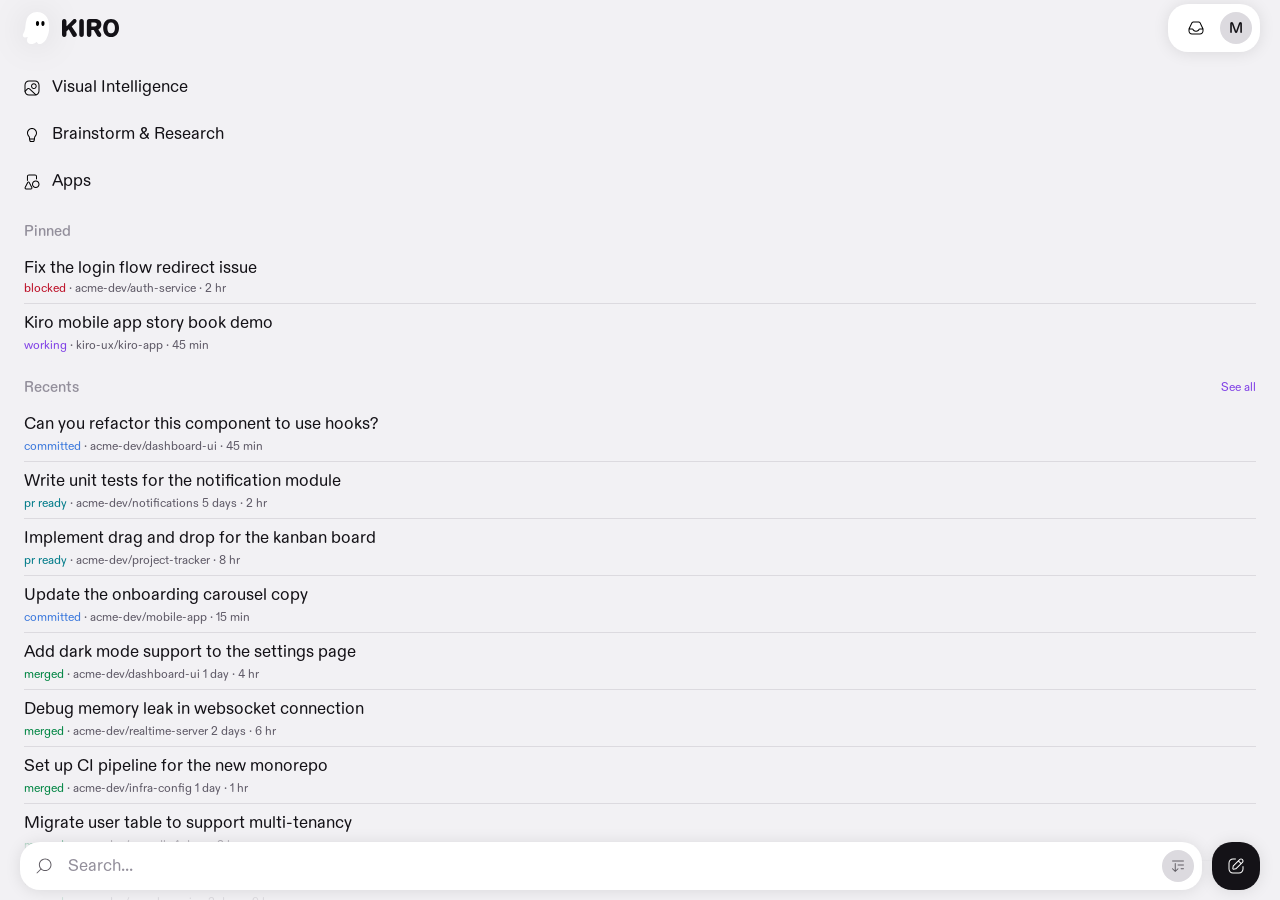
<file: index.html>
<!doctype html>
<html lang="en">
<head>
  <meta charset="utf-8" />
  <meta name="viewport" content="width=device-width, initial-scale=1, viewport-fit=cover, user-scalable=no, interactive-widget=resizes-content" />
  <title>Kiro</title>

  <link rel="manifest" href="./manifest.webmanifest" />
  <meta name="theme-color" content="#F2F1F4" />

  <!-- iOS PWA. `default` = dark status-bar glyphs on a light page; the
       page still extends behind the status bar via viewport-fit=cover. -->
  <meta name="apple-mobile-web-app-capable" content="yes" />
  <meta name="mobile-web-app-capable" content="yes" />
  <meta name="apple-mobile-web-app-status-bar-style" content="default" />
  <meta name="apple-mobile-web-app-title" content="Kiro" />
  <link rel="apple-touch-icon" href="./assets/kiro-app.png" />

  <link rel="icon" type="image/png" href="./assets/kiro-app.png" />
  <link rel="stylesheet" href="./styles.css?v=45" />

  <!-- Theme bootstrap — resolve & apply before first paint (no flash).
       app.js owns updates, the OS-change listener and the selector. -->
  <script>(function(){try{var c=localStorage.getItem('kiro-theme')||'system';var d=c==='dark'||(c==='system'&&matchMedia('(prefers-color-scheme: dark)').matches);document.documentElement.dataset.theme=d?'dark':'light';var m=document.querySelector('meta[name="theme-color"]');if(m)m.content=d?'#19161D':'#F2F1F4';}catch(e){}})();</script>
</head>
<body>
  <div class="app">

    <header class="top-bar">
      <a class="brand" href="#" aria-label="Kiro">
        <img class="brand__ghost" src="./assets/logo-kiro-ghost.svg" alt="" />
        <img class="brand__wordmark" src="./assets/logo-kiro-text.svg" alt="Kiro" />
      </a>
      <div class="top-bar__actions">
        <button class="icon-btn" aria-label="Inbox">
          <img class="icon icon-light" src="./assets/icon-inbox.svg" alt="" />
        </button>
        <button class="avatar-btn" data-sheet="sheet-profile" aria-label="Account">M</button>
      </div>
    </header>

    <main class="content" id="content">
      <section class="menu">

        <!-- Feature pills row -->
        <ul class="feature-list">
          <li>
            <button class="feature-item">
              <img class="icon icon-light" src="./assets/icon-image.svg" alt="" />
              <span class="feature-item__label">Visual Intelligence</span>
            </button>
          </li>
          <li>
            <button class="feature-item">
              <img class="icon icon-light" src="./assets/icon-lightbulb-empty.svg" alt="" />
              <span class="feature-item__label">Brainstorm &amp; Research</span>
            </button>
          </li>
          <li>
            <button class="feature-item">
              <img class="icon icon-light" src="./assets/icon-symbol-misc.svg" alt="" />
              <span class="feature-item__label">Apps</span>
            </button>
          </li>
        </ul>

        <!-- Pinned -->
        <div class="section">
          <header class="section-header">
            <h2 class="section-header__title">Pinned</h2>
          </header>
          <ul class="item-list">
            <li class="item">
              <a class="item__link" href="./chat.html">
                <p class="item__title">Fix the login flow redirect issue</p>
                <p class="item__meta"><span class="item__status item__status--blocked">blocked</span> · acme-dev/auth-service · 2 hr</p>
              </a>
            </li>
            <li class="item">
              <p class="item__title">Kiro mobile app story book demo</p>
              <p class="item__meta"><span class="item__status item__status--working">working</span> · kiro-ux/kiro-app · 45 min</p>
            </li>
          </ul>
        </div>

        <!-- Recents -->
        <div class="section">
          <header class="section-header">
            <h2 class="section-header__title">Recents</h2>
            <a class="section-header__action" href="#">See all</a>
          </header>
          <ul class="item-list">
            <li class="item">
              <p class="item__title">Can you refactor this component to use hooks?</p>
              <p class="item__meta"><span class="item__status item__status--committed">committed</span> · acme-dev/dashboard-ui · 45 min</p>
            </li>
            <li class="item">
              <p class="item__title">Write unit tests for the notification module</p>
              <p class="item__meta"><span class="item__status item__status--pr-ready">pr ready</span> · acme-dev/notifications 5 days · 2 hr</p>
            </li>
            <li class="item">
              <p class="item__title">Implement drag and drop for the kanban board</p>
              <p class="item__meta"><span class="item__status item__status--pr-ready">pr ready</span> · acme-dev/project-tracker · 8 hr</p>
            </li>
            <li class="item">
              <p class="item__title">Update the onboarding carousel copy</p>
              <p class="item__meta"><span class="item__status item__status--committed">committed</span> · acme-dev/mobile-app · 15 min</p>
            </li>
            <li class="item">
              <p class="item__title">Add dark mode support to the settings page</p>
              <p class="item__meta"><span class="item__status item__status--merged">merged</span> · acme-dev/dashboard-ui 1 day · 4 hr</p>
            </li>
            <li class="item">
              <p class="item__title">Debug memory leak in websocket connection</p>
              <p class="item__meta"><span class="item__status item__status--merged">merged</span> · acme-dev/realtime-server 2 days · 6 hr</p>
            </li>
            <li class="item">
              <p class="item__title">Set up CI pipeline for the new monorepo</p>
              <p class="item__meta"><span class="item__status item__status--merged">merged</span> · acme-dev/infra-config 1 day · 1 hr</p>
            </li>
            <li class="item">
              <p class="item__title">Migrate user table to support multi-tenancy</p>
              <p class="item__meta"><span class="item__status item__status--merged">merged</span> · acme-dev/core-db 4 days · 3 hr</p>
            </li>
            <li class="item">
              <p class="item__title">Review and optimize the search query performance</p>
              <p class="item__meta"><span class="item__status item__status--merged">merged</span> · acme-dev/search-engine 3 days · 9 hr</p>
            </li>
            <li class="item">
              <p class="item__title">Add analytics tracking to checkout flow</p>
              <p class="item__meta"><span class="item__status item__status--committed">committed</span> · acme-dev/storefront · 7 hr</p>
            </li>
            <li class="item">
              <p class="item__title">Why is this API returning 500 on staging?</p>
              <p class="item__meta"><span class="item__status item__status--blocked">blocked</span> · acme-dev/payments-api · 3 hr</p>
            </li>
          </ul>
        </div>

      </section>
    </main>

    <div class="bottom-bar bottom-bar--compose" role="search">
      <div class="search-row">
        <div class="search-field">
          <button class="icon-btn icon-btn--sm" aria-label="Search">
            <img class="icon icon-muted" src="./assets/icon-search.svg" alt="" />
          </button>
          <div class="search-input search-input--static" role="button" aria-label="Search" data-placeholder="Search..."></div>
          <button class="icon-btn icon-btn--inset-circle" aria-label="Sort">
            <img class="icon icon-muted" src="./assets/icon-sort-precedence.svg" alt="" />
          </button>
        </div>
        <a class="compose-btn" href="./newchat.html" aria-label="New chat">
          <img class="icon icon-on-dark" src="./assets/icon-edit.svg" alt="" />
        </a>
      </div>
    </div>

  </div>

  <!-- ============== PROFILE SHEET ============== -->
  <!-- One max-height bottom sheet whose body holds an in-place panel
       stack. Each list row inside the root panel can push a sub-panel
       (settings detail) into view; the back arrow pops back. The X
       close button only appears on the root panel. -->
  <dialog id="sheet-profile" class="sheet sheet--max" aria-labelledby="sheet-profile-title">
    <div class="sheet__panel">
      <div class="sheet__handle" aria-hidden="true"></div>
      <div class="sheet__view-stack">

      <!-- ROOT VIEW: profile / settings list -->
      <section class="sheet__view sheet__view--active" data-view="root">
        <header class="sheet__header">
          <button class="sheet__close" data-close aria-label="Close">
            <img class="icon icon-light" src="./assets/icon-close.svg" alt="" />
          </button>
          <div class="sheet__title-block">
            <h2 class="sheet__title" id="sheet-profile-title">my-email@gmail.com</h2>
            <p class="sheet__subtitle">Signed in with Github</p>
          </div>
          <span aria-hidden="true"></span>
        </header>
        <div class="sheet__body sheet__body--flush">
          <ul class="settings-list">
            <li class="settings-list__group">
              <button class="setting-row">
                <img class="setting-row__icon icon icon-muted" src="./assets/icon-account.svg" alt="" />
                <span class="setting-row__label">Profile</span>
                <img class="setting-row__chevron icon icon-subtle" src="./assets/icon-chevron-right.svg" alt="" />
              </button>
              <button class="setting-row">
                <img class="setting-row__icon icon icon-muted" src="./assets/icon-credit-card.svg" alt="" />
                <span class="setting-row__label">Billing</span>
                <span class="setting-row__value">Pro</span>
                <img class="setting-row__chevron icon icon-subtle" src="./assets/icon-chevron-right.svg" alt="" />
              </button>
              <button class="setting-row">
                <img class="setting-row__icon icon icon-muted" src="./assets/icon-graph-line.svg" alt="" />
                <span class="setting-row__label">Usage</span>
                <span class="setting-row__value">43%</span>
                <img class="setting-row__chevron icon icon-subtle" src="./assets/icon-chevron-right.svg" alt="" />
              </button>
            </li>
            <li class="settings-list__group">
              <button class="setting-row" data-nav="theme">
                <img class="setting-row__icon icon icon-muted" src="./assets/icon-brush.svg" alt="" />
                <span class="setting-row__label">Theme</span>
                <span class="setting-row__value" data-theme-current>System</span>
                <img class="setting-row__chevron icon icon-subtle" src="./assets/icon-chevron-right.svg" alt="" />
              </button>
              <button class="setting-row">
                <img class="setting-row__icon icon icon-muted" src="./assets/icon-globe.svg" alt="" />
                <span class="setting-row__label">Language</span>
                <span class="setting-row__value">English</span>
                <img class="setting-row__chevron icon icon-subtle" src="./assets/icon-chevron-right.svg" alt="" />
              </button>
              <button class="setting-row">
                <img class="setting-row__icon icon icon-muted" src="./assets/icon-bell.svg" alt="" />
                <span class="setting-row__label">Notifications</span>
                <img class="setting-row__chevron icon icon-subtle" src="./assets/icon-chevron-right.svg" alt="" />
              </button>
            </li>
            <li class="settings-list__group">
              <button class="setting-row">
                <img class="setting-row__icon icon icon-muted" src="./assets/icon-question.svg" alt="" />
                <span class="setting-row__label">Help &amp; Feedback</span>
                <span class="setting-row__value">v.45</span>
                <img class="setting-row__chevron icon icon-subtle" src="./assets/icon-chevron-right.svg" alt="" />
              </button>
            </li>
            <li class="settings-list__group">
              <button class="setting-row setting-row--terminal">
                <img class="setting-row__icon icon icon-muted" src="./assets/icon-sign-out.svg" alt="" />
                <span class="setting-row__label">Log out</span>
              </button>
            </li>
          </ul>
        </div>
      </section>

      <!-- THEME VIEW -->
      <section class="sheet__view" data-view="theme" hidden>
        <header class="sheet__header">
          <button class="sheet__close" data-back aria-label="Back">
            <img class="icon icon-light" src="./assets/icon-arrow-left.svg" alt="" />
          </button>
          <div class="sheet__title-block">
            <h2 class="sheet__title">Theme</h2>
          </div>
          <span aria-hidden="true"></span>
        </header>
        <div class="sheet__body sheet__body--flush">
          <ul class="option-list" role="radiogroup" aria-label="Theme">
            <li>
              <button class="option-row option-row--selected" data-theme="system" role="radio" aria-checked="true">
                <span class="option-row__label">System</span>
                <img class="option-row__check icon icon-purple" src="./assets/icon-check.svg" alt="Selected" />
              </button>
            </li>
            <li>
              <button class="option-row" data-theme="dark" role="radio" aria-checked="false">
                <span class="option-row__label">Dark</span>
                <img class="option-row__check icon icon-purple" src="./assets/icon-check.svg" alt="Selected" />
              </button>
            </li>
            <li>
              <button class="option-row" data-theme="light" role="radio" aria-checked="false">
                <span class="option-row__label">Light</span>
                <img class="option-row__check icon icon-purple" src="./assets/icon-check.svg" alt="Selected" />
              </button>
            </li>
          </ul>
        </div>
      </section>

      </div><!-- /.sheet__view-stack -->
    </div>
  </dialog>

  <script src="./app.js?v=45"></script>
</body>
</html>
</file>
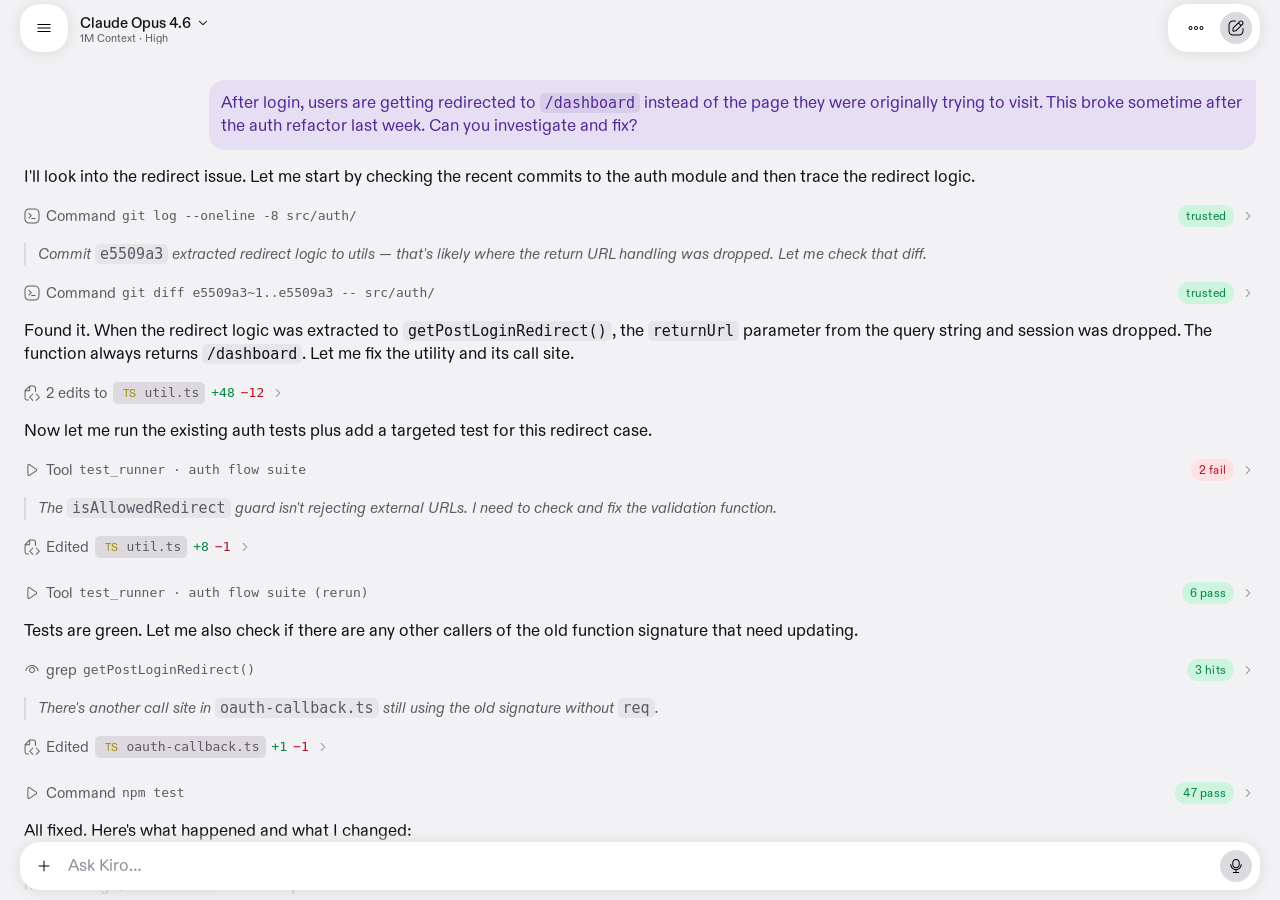
<file: chat.html>
<!doctype html>
<html lang="en">
<head>
  <meta charset="utf-8" />
  <meta name="viewport" content="width=device-width, initial-scale=1, viewport-fit=cover, user-scalable=no, interactive-widget=resizes-content" />
  <title>Kiro · Fix the login flow redirect issue</title>

  <link rel="manifest" href="./manifest.webmanifest" />
  <meta name="theme-color" content="#F2F1F4" />

  <meta name="apple-mobile-web-app-capable" content="yes" />
  <meta name="mobile-web-app-capable" content="yes" />
  <meta name="apple-mobile-web-app-status-bar-style" content="default" />
  <meta name="apple-mobile-web-app-title" content="Kiro" />
  <link rel="apple-touch-icon" href="./assets/kiro-app.png" />

  <link rel="icon" type="image/png" href="./assets/kiro-app.png" />
  <link rel="stylesheet" href="./styles.css?v=45" />

  <!-- Theme bootstrap — resolve & apply before first paint (no flash).
       app.js owns updates, the OS-change listener and the selector. -->
  <script>(function(){try{var c=localStorage.getItem('kiro-theme')||'system';var d=c==='dark'||(c==='system'&&matchMedia('(prefers-color-scheme: dark)').matches);document.documentElement.dataset.theme=d?'dark':'light';var m=document.querySelector('meta[name="theme-color"]');if(m)m.content=d?'#19161D':'#F2F1F4';}catch(e){}})();</script>
</head>
<body>
  <div class="app">

    <header class="top-bar top-bar--chat">
      <a class="icon-btn icon-btn--pill" href="./index.html" aria-label="Menu">
        <img class="icon icon-light" src="./assets/icon-menu.svg" alt="" />
      </a>
      <div class="chat-title">
        <button class="chat-title__selector" type="button" aria-haspopup="true">
          <span class="chat-title__name">Claude Opus 4.6</span>
          <img class="chat-title__caret icon icon-light" src="./assets/icon-chevron-down.svg" alt="" />
        </button>
        <span class="chat-title__meta">1M Context · High</span>
      </div>
      <div class="top-bar__actions">
        <button class="icon-btn" aria-label="More">
          <img class="icon icon-light" src="./assets/icon-ellipsis.svg" alt="" />
        </button>
        <button class="icon-btn icon-btn--inset-circle" aria-label="New chat">
          <img class="icon icon-light" src="./assets/icon-edit.svg" alt="" />
        </button>
      </div>
    </header>

    <main class="content" id="content">
      <section class="conversation">

        <!-- USER: kickoff -->
        <article class="msg msg--user">
          <p class="msg__text">After login, users are getting redirected to <code class="inline-code">/dashboard</code> instead of the page they were originally trying to visit. This broke sometime after the auth refactor last week. Can you investigate and fix?</p>
        </article>

        <!-- AGENT: first reply + 2 commands + thinking -->
        <article class="msg msg--agent">
          <p class="msg__text">I'll look into the redirect issue. Let me start by checking the recent commits to the auth module and then trace the redirect logic.</p>

          <button class="op-row" data-sheet="sheet-cmd">
            <img class="op-row__icon icon icon-muted" src="./assets/icon-terminal.svg" alt="" />
            <span class="op-row__kind">Command</span>
            <code class="op-row__title">git log --oneline -8 src/auth/</code>
            <span class="op-row__pill op-row__pill--ok">trusted</span>
            <img class="op-row__chevron icon icon-subtle" src="./assets/icon-chevron-right.svg" alt="" />
          </button>

          <blockquote class="msg__aside">Commit <code class="inline-code">e5509a3</code> extracted redirect logic to utils — that's likely where the return URL handling was dropped. Let me check that diff.</blockquote>

          <button class="op-row" data-sheet="sheet-cmd">
            <img class="op-row__icon icon icon-muted" src="./assets/icon-terminal.svg" alt="" />
            <span class="op-row__kind">Command</span>
            <code class="op-row__title">git diff e5509a3~1..e5509a3 -- src/auth/</code>
            <span class="op-row__pill op-row__pill--ok">trusted</span>
            <img class="op-row__chevron icon icon-subtle" src="./assets/icon-chevron-right.svg" alt="" />
          </button>
        </article>

        <!-- AGENT: diagnosis + edits -->
        <article class="msg msg--agent">
          <p class="msg__text">Found it. When the redirect logic was extracted to <code class="inline-code">getPostLoginRedirect()</code>, the <code class="inline-code">returnUrl</code> parameter from the query string and session was dropped. The function always returns <code class="inline-code">/dashboard</code>. Let me fix the utility and its call site.</p>

          <button class="op-row" data-sheet="sheet-diff">
            <img class="op-row__icon icon icon-muted" src="./assets/icon-file-code.svg" alt="" />
            <span class="op-row__kind">2 edits to</span>
            <span class="op-row__filepill"><span class="op-row__filepill__ext">TS</span> util.ts</span>
            <span class="op-row__stat op-row__stat--add">+48</span>
            <span class="op-row__stat op-row__stat--del">−12</span>
            <img class="op-row__chevron icon icon-subtle" src="./assets/icon-chevron-right.svg" alt="" />
          </button>
        </article>

        <!-- AGENT: tests fail -->
        <article class="msg msg--agent">
          <p class="msg__text">Now let me run the existing auth tests plus add a targeted test for this redirect case.</p>

          <button class="op-row" data-sheet="sheet-cmd">
            <img class="op-row__icon icon icon-muted" src="./assets/icon-play.svg" alt="" />
            <span class="op-row__kind">Tool</span>
            <code class="op-row__title">test_runner · auth flow suite</code>
            <span class="op-row__pill op-row__pill--fail">2 fail</span>
            <img class="op-row__chevron icon icon-subtle" src="./assets/icon-chevron-right.svg" alt="" />
          </button>

          <blockquote class="msg__aside">The <code class="inline-code">isAllowedRedirect</code> guard isn't rejecting external URLs. I need to check and fix the validation function.</blockquote>

          <button class="op-row" data-sheet="sheet-diff">
            <img class="op-row__icon icon icon-muted" src="./assets/icon-file-code.svg" alt="" />
            <span class="op-row__kind">Edited</span>
            <span class="op-row__filepill"><span class="op-row__filepill__ext">TS</span> util.ts</span>
            <span class="op-row__stat op-row__stat--add">+8</span>
            <span class="op-row__stat op-row__stat--del">−1</span>
            <img class="op-row__chevron icon icon-subtle" src="./assets/icon-chevron-right.svg" alt="" />
          </button>

          <button class="op-row" data-sheet="sheet-cmd">
            <img class="op-row__icon icon icon-muted" src="./assets/icon-play.svg" alt="" />
            <span class="op-row__kind">Tool</span>
            <code class="op-row__title">test_runner · auth flow suite (rerun)</code>
            <span class="op-row__pill op-row__pill--ok">6 pass</span>
            <img class="op-row__chevron icon icon-subtle" src="./assets/icon-chevron-right.svg" alt="" />
          </button>
        </article>

        <!-- AGENT: grep + final edit + full suite -->
        <article class="msg msg--agent">
          <p class="msg__text">Tests are green. Let me also check if there are any other callers of the old function signature that need updating.</p>

          <button class="op-row" data-sheet="sheet-cmd">
            <img class="op-row__icon icon icon-muted" src="./assets/icon-eye.svg" alt="" />
            <span class="op-row__kind">grep</span>
            <code class="op-row__title">getPostLoginRedirect()</code>
            <span class="op-row__pill op-row__pill--ok">3 hits</span>
            <img class="op-row__chevron icon icon-subtle" src="./assets/icon-chevron-right.svg" alt="" />
          </button>

          <blockquote class="msg__aside">There's another call site in <code class="inline-code">oauth-callback.ts</code> still using the old signature without <code class="inline-code">req</code>.</blockquote>

          <button class="op-row" data-sheet="sheet-diff">
            <img class="op-row__icon icon icon-muted" src="./assets/icon-file-code.svg" alt="" />
            <span class="op-row__kind">Edited</span>
            <span class="op-row__filepill"><span class="op-row__filepill__ext">TS</span> oauth-callback.ts</span>
            <span class="op-row__stat op-row__stat--add">+1</span>
            <span class="op-row__stat op-row__stat--del">−1</span>
            <img class="op-row__chevron icon icon-subtle" src="./assets/icon-chevron-right.svg" alt="" />
          </button>

          <button class="op-row" data-sheet="sheet-cmd">
            <img class="op-row__icon icon icon-muted" src="./assets/icon-play.svg" alt="" />
            <span class="op-row__kind">Command</span>
            <code class="op-row__title">npm test</code>
            <span class="op-row__pill op-row__pill--ok">47 pass</span>
            <img class="op-row__chevron icon icon-subtle" src="./assets/icon-chevron-right.svg" alt="" />
          </button>
        </article>

        <!-- AGENT: summary -->
        <article class="msg msg--agent">
          <p class="msg__text">All fixed. Here's what happened and what I changed:</p>
          <p class="msg__text"><strong>Root cause</strong> — Commit <code class="inline-code">e5509a3</code> extracted redirect logic into <code class="inline-code">getPostLoginRedirect()</code> but dropped the <code class="inline-code">returnUrl</code> parameter from the query string and session, hardcoding <code class="inline-code">/dashboard</code> as the only destination.</p>
          <p class="msg__text"><strong>Changes made</strong> — 3 files across the auth module:</p>
          <ul class="msg__list">
            <li><code class="inline-code">src/auth/utils.ts</code> — Restored <code class="inline-code">returnUrl</code> lookup from <code class="inline-code">req.query</code> and <code class="inline-code">req.session</code></li>
            <li><code class="inline-code">src/auth/security.ts</code> — Hardened <code class="inline-code">isAllowedRedirect()</code> to reject external URLs (open redirect vulnerability)</li>
            <li><code class="inline-code">src/auth/middleware.ts</code> + <code class="inline-code">oauth-callback.ts</code> — Updated both call sites to pass <code class="inline-code">req</code></li>
          </ul>
          <p class="msg__text">Also caught and fixed an <strong>open redirect vulnerability</strong> in the original validation — it was only checking that the URL was a non-empty string, not that it pointed to an internal path. All 47 tests passing.</p>

          <div class="msg__actions" role="toolbar" aria-label="Message actions">
            <button class="msg-action" aria-label="Copy"><img class="icon icon-subtle" src="./assets/icon-copy.svg" alt="" /></button>
            <button class="msg-action" aria-label="Share"><img class="icon icon-subtle" src="./assets/icon-share.svg" alt="" /></button>
            <button class="msg-action" aria-label="Helpful"><img class="icon icon-subtle" src="./assets/icon-thumbsup.svg" alt="" /></button>
            <button class="msg-action" aria-label="Not helpful"><img class="icon icon-subtle" src="./assets/icon-thumbsdown.svg" alt="" /></button>
            <button class="msg-action" aria-label="Retry"><img class="icon icon-subtle" src="./assets/icon-refresh.svg" alt="" /></button>
          </div>
        </article>

        <!-- USER -->
        <article class="msg msg--user">
          <p class="msg__text">Nice catch on the open redirect. Go ahead and commit.</p>
        </article>

        <!-- AGENT: commit -->
        <article class="msg msg--agent">
          <button class="op-row" data-sheet="sheet-cmd">
            <img class="op-row__icon icon icon-muted" src="./assets/icon-terminal.svg" alt="" />
            <span class="op-row__kind">Command</span>
            <code class="op-row__title">git commit -m "fix: restore returnUrl redirect…"</code>
            <span class="op-row__pill op-row__pill--ok">trusted</span>
            <img class="op-row__chevron icon icon-subtle" src="./assets/icon-chevron-right.svg" alt="" />
          </button>
          <p class="msg__text">Committed as <code class="inline-code">f48a1c3</code>. The fix is on <code class="inline-code">main</code> — ready for deploy whenever you are.</p>

          <div class="msg__actions" role="toolbar" aria-label="Message actions">
            <button class="msg-action" aria-label="Copy"><img class="icon icon-subtle" src="./assets/icon-copy.svg" alt="" /></button>
            <button class="msg-action" aria-label="Share"><img class="icon icon-subtle" src="./assets/icon-share.svg" alt="" /></button>
            <button class="msg-action" aria-label="Helpful"><img class="icon icon-subtle" src="./assets/icon-thumbsup.svg" alt="" /></button>
            <button class="msg-action" aria-label="Not helpful"><img class="icon icon-subtle" src="./assets/icon-thumbsdown.svg" alt="" /></button>
            <button class="msg-action" aria-label="Retry"><img class="icon icon-subtle" src="./assets/icon-refresh.svg" alt="" /></button>
          </div>
        </article>

      </section>
    </main>

    <div class="bottom-bar bottom-bar--chat" role="search">
      <div class="chat-input">
        <button class="icon-btn" aria-label="Add attachment">
          <img class="icon icon-light" src="./assets/icon-add.svg" alt="" />
        </button>
        <div class="chat-input__field" contenteditable="true" role="textbox" aria-label="Ask Kiro" data-placeholder="Ask Kiro…"></div>
        <button class="icon-btn icon-btn--inset-circle" aria-label="Voice">
          <img class="icon icon-light" src="./assets/icon-mic.svg" alt="" />
        </button>
      </div>
    </div>

  </div>

  <!-- ============== BOTTOM SHEETS ============== -->

  <!-- HALF-HEIGHT SHEET: command / tool detail -->
  <dialog id="sheet-cmd" class="sheet sheet--half" aria-labelledby="sheet-cmd-title">
    <div class="sheet__panel">
      <div class="sheet__handle" aria-hidden="true"></div>
      <header class="sheet__header">
        <button class="sheet__close" data-close aria-label="Close">
          <img class="icon icon-light" src="./assets/icon-close.svg" alt="" />
        </button>
        <div class="sheet__title-block">
          <h2 class="sheet__title" id="sheet-cmd-title">Command</h2>
        </div>
        <span aria-hidden="true"></span>
      </header>
      <div class="sheet__body">
        <h3 class="sheet__section-label">Inputs</h3>
        <pre class="sheet__code"><span class="hl-prompt">$</span> git log --oneline -8 src/auth/</pre>
        <h3 class="sheet__section-label">Outputs</h3>
<pre class="sheet__code">a3f91c2 refactor: simplify auth middleware chain
d1e7b04 feat: add OAuth2 PKCE support
8c42af1 fix: token refresh race condition
e5509a3 refactor: extract redirect logic to utils
2bb1d67 chore: update auth dependencies
f930c71 feat: add session timeout handling
cc814e9 test: add auth flow integration tests
71a0d52 docs: update auth README</pre>
      </div>
    </div>
  </dialog>

  <!-- MAX-HEIGHT SHEET: file diff -->
  <dialog id="sheet-diff" class="sheet sheet--max" aria-labelledby="sheet-diff-title">
    <div class="sheet__panel">
      <div class="sheet__handle" aria-hidden="true"></div>
      <header class="sheet__header">
        <button class="sheet__close" data-close aria-label="Close">
          <img class="icon icon-light" src="./assets/icon-close.svg" alt="" />
        </button>
        <div class="sheet__title-block">
          <h2 class="sheet__title" id="sheet-diff-title">File Diff</h2>
          <p class="sheet__subtitle">src/auth/utils.ts</p>
        </div>
        <span aria-hidden="true"></span>
      </header>
      <div class="sheet__body">
        <div class="sheet__diff">
          <span class="ln">14</span><span class="code"><span class="hl-keyword">import</span> { isAllowedRedirect } <span class="hl-keyword">from</span> <span class="hl-string">'./security'</span>;</span>
          <span class="ln">15</span><span class="code"> </span>
          <span class="ln row-del">16</span><span class="code row-del">export function getPostLoginRedirect() {</span>
          <span class="ln row-del">17</span><span class="code row-del">  return '/dashboard';</span>
          <span class="ln row-add">16</span><span class="code row-add">export function getPostLoginRedirect(</span>
          <span class="ln row-add">17</span><span class="code row-add">  req: Request</span>
          <span class="ln row-add">18</span><span class="code row-add">): string {</span>
          <span class="ln row-add">19</span><span class="code row-add">  const returnUrl = req.query.returnUrl</span>
          <span class="ln row-add">20</span><span class="code row-add">    || req.session?.returnUrl;</span>
          <span class="ln row-add">21</span><span class="code row-add"> </span>
          <span class="ln row-add">22</span><span class="code row-add">  if (returnUrl &amp;&amp; isAllowedRedirect(returnUrl)) {</span>
          <span class="ln row-add">23</span><span class="code row-add">    return returnUrl;</span>
          <span class="ln row-add">24</span><span class="code row-add">  }</span>
          <span class="ln row-add">25</span><span class="code row-add">  return '/dashboard';</span>
          <span class="ln row-add">26</span><span class="code row-add">}</span>
        </div>
      </div>
    </div>
  </dialog>

  <script src="./app.js?v=45"></script>
</body>
</html>
</file>
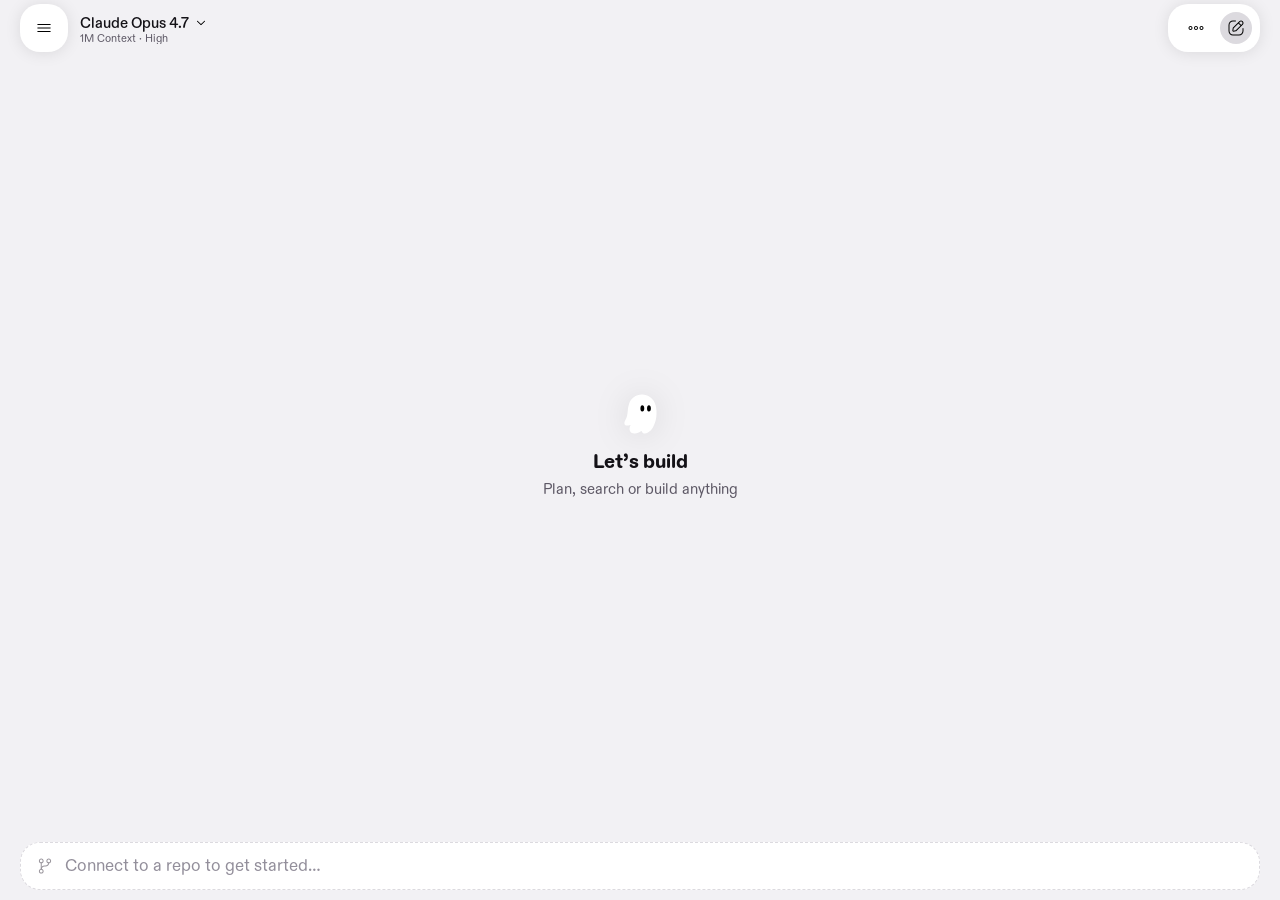
<file: newchat.html>
<!doctype html>
<html lang="en">
<head>
  <meta charset="utf-8" />
  <meta name="viewport" content="width=device-width, initial-scale=1, viewport-fit=cover, user-scalable=no, interactive-widget=resizes-content" />
  <title>Kiro · New chat</title>

  <link rel="manifest" href="./manifest.webmanifest" />
  <meta name="theme-color" content="#F2F1F4" />

  <meta name="apple-mobile-web-app-capable" content="yes" />
  <meta name="mobile-web-app-capable" content="yes" />
  <meta name="apple-mobile-web-app-status-bar-style" content="default" />
  <meta name="apple-mobile-web-app-title" content="Kiro" />
  <link rel="apple-touch-icon" href="./assets/kiro-app.png" />

  <link rel="icon" type="image/png" href="./assets/kiro-app.png" />
  <link rel="stylesheet" href="./styles.css?v=45" />

  <!-- Theme bootstrap — resolve & apply before first paint (no flash).
       app.js owns updates, the OS-change listener and the selector. -->
  <script>(function(){try{var c=localStorage.getItem('kiro-theme')||'system';var d=c==='dark'||(c==='system'&&matchMedia('(prefers-color-scheme: dark)').matches);document.documentElement.dataset.theme=d?'dark':'light';var m=document.querySelector('meta[name="theme-color"]');if(m)m.content=d?'#19161D':'#F2F1F4';}catch(e){}})();</script>
</head>
<body>
  <div class="app">

    <header class="top-bar top-bar--chat">
      <a class="icon-btn icon-btn--pill" href="./index.html" aria-label="Menu">
        <img class="icon icon-light" src="./assets/icon-menu.svg" alt="" />
      </a>
      <div class="chat-title">
        <button class="chat-title__selector" type="button" aria-haspopup="true">
          <span class="chat-title__name">Claude Opus 4.7</span>
          <img class="chat-title__caret icon icon-light" src="./assets/icon-chevron-down.svg" alt="" />
        </button>
        <span class="chat-title__meta">1M Context · High</span>
      </div>
      <div class="top-bar__actions">
        <button class="icon-btn" aria-label="More">
          <img class="icon icon-light" src="./assets/icon-ellipsis.svg" alt="" />
        </button>
        <button class="icon-btn icon-btn--inset-circle" aria-label="New chat">
          <img class="icon icon-light" src="./assets/icon-edit.svg" alt="" />
        </button>
      </div>
    </header>

    <main class="content" id="content">
      <section class="empty-state">
        <img class="empty-state__ghost" src="./assets/logo-kiro-ghost.svg" alt="" />
        <div class="empty-state__text">
          <h1 class="empty-state__title">Let’s build</h1>
          <p class="empty-state__subtitle">Plan, search or build anything</p>
          <button class="repo-pill" type="button" data-sheet="sheet-connect-repo" aria-label="Change repository" hidden>
            <span class="repo-pill__icon" aria-hidden="true"></span>
            <span class="repo-pill__label"></span>
            <img class="repo-pill__caret icon icon-subtle" src="./assets/icon-chevron-down.svg" alt="" />
          </button>
        </div>
      </section>
    </main>

    <div class="bottom-bar bottom-bar--connect">
      <button class="connect-btn" type="button" data-sheet="sheet-connect-repo">
        <span class="connect-btn__icon">
          <img class="icon icon-subtle" src="./assets/icon-source-control.svg" alt="" />
        </span>
        <span class="connect-btn__label">Connect to a repo to get started…</span>
      </button>
    </div>

    <div class="bottom-bar bottom-bar--chat" role="search" hidden>
      <div class="chat-input">
        <button class="icon-btn" aria-label="Add attachment">
          <img class="icon icon-light" src="./assets/icon-add.svg" alt="" />
        </button>
        <div class="chat-input__field" contenteditable="true" role="textbox" aria-label="Ask Kiro" data-placeholder="Ask Kiro…"></div>
        <button class="icon-btn icon-btn--inset-circle" aria-label="Voice">
          <img class="icon icon-light" src="./assets/icon-mic.svg" alt="" />
        </button>
      </div>
    </div>

  </div>

  <!-- ============== CONNECT-REPO SHEET ============== -->
  <!-- Max-height bottom sheet. Repos mirror the menu's chat metadata
       (index.html .item__meta), grouped by owner: kiro-ux → Kiro,
       acme-dev → ACME. Single-select; picking one updates the connect
       button label and closes the sheet. -->
  <dialog id="sheet-connect-repo" class="sheet sheet--max" aria-labelledby="sheet-connect-repo-title">
    <div class="sheet__panel">
      <div class="sheet__handle" aria-hidden="true"></div>

      <header class="sheet__header">
        <button class="sheet__close" data-close aria-label="Close">
          <img class="icon icon-light" src="./assets/icon-close.svg" alt="" />
        </button>
        <div class="sheet__title-block">
          <h2 class="sheet__title" id="sheet-connect-repo-title">Connect to a repository</h2>
        </div>
        <span aria-hidden="true"></span>
      </header>

      <div class="sheet__body sheet__body--flush">
        <div class="repo-list" role="radiogroup" aria-label="Repositories">

          <h3 class="repo-list__header">Kiro</h3>
          <button class="repo-row repo-row--selected" type="button" role="radio" aria-checked="true" data-repo="kiro-ux/kiro-app">
            <img class="repo-row__icon icon icon-muted" src="./assets/icon-lock.svg" alt="Private" />
            <span class="repo-row__label">kiro-app</span>
            <span class="repo-row__check" aria-hidden="true"></span>
          </button>

          <h3 class="repo-list__header">ACME</h3>
          <button class="repo-row" type="button" role="radio" aria-checked="false" data-repo="acme-dev/auth-service">
            <img class="repo-row__icon icon icon-muted" src="./assets/icon-lock.svg" alt="Private" />
            <span class="repo-row__label">auth-service</span>
            <span class="repo-row__check" aria-hidden="true"></span>
          </button>
          <button class="repo-row" type="button" role="radio" aria-checked="false" data-repo="acme-dev/dashboard-ui">
            <img class="repo-row__icon icon icon-muted" src="./assets/icon-lock.svg" alt="Private" />
            <span class="repo-row__label">dashboard-ui</span>
            <span class="repo-row__check" aria-hidden="true"></span>
          </button>
          <button class="repo-row" type="button" role="radio" aria-checked="false" data-repo="acme-dev/notifications">
            <img class="repo-row__icon icon icon-muted" src="./assets/icon-lock.svg" alt="Private" />
            <span class="repo-row__label">notifications</span>
            <span class="repo-row__check" aria-hidden="true"></span>
          </button>
          <button class="repo-row" type="button" role="radio" aria-checked="false" data-repo="acme-dev/project-tracker">
            <img class="repo-row__icon icon icon-muted" src="./assets/icon-lock.svg" alt="Private" />
            <span class="repo-row__label">project-tracker</span>
            <span class="repo-row__check" aria-hidden="true"></span>
          </button>
          <button class="repo-row" type="button" role="radio" aria-checked="false" data-repo="acme-dev/mobile-app">
            <img class="repo-row__icon icon icon-muted" src="./assets/icon-lock.svg" alt="Private" />
            <span class="repo-row__label">mobile-app</span>
            <span class="repo-row__check" aria-hidden="true"></span>
          </button>
          <button class="repo-row" type="button" role="radio" aria-checked="false" data-repo="acme-dev/realtime-server">
            <img class="repo-row__icon icon icon-muted" src="./assets/icon-lock.svg" alt="Private" />
            <span class="repo-row__label">realtime-server</span>
            <span class="repo-row__check" aria-hidden="true"></span>
          </button>
          <button class="repo-row" type="button" role="radio" aria-checked="false" data-repo="acme-dev/infra-config">
            <img class="repo-row__icon icon icon-muted" src="./assets/icon-lock.svg" alt="Private" />
            <span class="repo-row__label">infra-config</span>
            <span class="repo-row__check" aria-hidden="true"></span>
          </button>
          <button class="repo-row" type="button" role="radio" aria-checked="false" data-repo="acme-dev/core-db">
            <img class="repo-row__icon icon icon-muted" src="./assets/icon-lock.svg" alt="Private" />
            <span class="repo-row__label">core-db</span>
            <span class="repo-row__check" aria-hidden="true"></span>
          </button>
          <button class="repo-row" type="button" role="radio" aria-checked="false" data-repo="acme-dev/search-engine">
            <img class="repo-row__icon icon icon-muted" src="./assets/icon-lock.svg" alt="Private" />
            <span class="repo-row__label">search-engine</span>
            <span class="repo-row__check" aria-hidden="true"></span>
          </button>
          <button class="repo-row" type="button" role="radio" aria-checked="false" data-repo="acme-dev/storefront">
            <img class="repo-row__icon icon icon-muted" src="./assets/icon-lock.svg" alt="Private" />
            <span class="repo-row__label">storefront</span>
            <span class="repo-row__check" aria-hidden="true"></span>
          </button>
          <button class="repo-row" type="button" role="radio" aria-checked="false" data-repo="acme-dev/payments-api">
            <img class="repo-row__icon icon icon-muted" src="./assets/icon-lock.svg" alt="Private" />
            <span class="repo-row__label">payments-api</span>
            <span class="repo-row__check" aria-hidden="true"></span>
          </button>

        </div>
      </div>

      <div class="sheet__footer">
        <div class="search-field">
          <button class="icon-btn icon-btn--sm" type="button" aria-label="Search">
            <img class="icon icon-muted" src="./assets/icon-search.svg" alt="" />
          </button>
          <div class="search-input search-input--static" role="button" aria-label="Search and filter repositories" data-placeholder="Search and filter your repositories…"></div>
        </div>
        <button class="repo-refresh-btn" type="button" aria-label="Refresh repositories">
          <img class="icon icon-on-dark" src="./assets/icon-refresh.svg" alt="" />
        </button>
      </div>
    </div>
  </dialog>

  <script src="./app.js?v=45"></script>
</body>
</html>
</file>
<file: styles.css>
/* ---------- Fonts ---------- */
@font-face {
  font-family: "AWS Diatype Rounded";
  font-weight: 300;
  font-style: normal;
  src: url("./fonts/AWSDiatypeRounded-Light.otf") format("opentype");
  font-display: swap;
}
@font-face {
  font-family: "AWS Diatype Rounded";
  font-weight: 400;
  font-style: normal;
  src: url("./fonts/AWSDiatypeRounded-Regular.otf") format("opentype");
  font-display: swap;
}
@font-face {
  font-family: "AWS Diatype Rounded";
  font-weight: 400;
  font-style: italic;
  src: url("./fonts/AWSDiatypeRounded-RegularItalic.otf") format("opentype");
  font-display: swap;
}
@font-face {
  font-family: "AWS Diatype Rounded";
  font-weight: 500;
  font-style: normal;
  src: url("./fonts/AWSDiatypeRounded-Medium.otf") format("opentype");
  font-display: swap;
}
@font-face {
  font-family: "AWS Diatype Rounded";
  font-weight: 700;
  font-style: normal;
  src: url("./fonts/AWSDiatypeRounded-Heavy.otf") format("opentype");
  font-display: swap;
}
@font-face {
  font-family: "AWS Diatype Rounded";
  font-weight: 700;
  font-style: italic;
  src: url("./fonts/AWSDiatypeRounded-HeavyItalic.otf") format("opentype");
  font-display: swap;
}

/* ---------- Design Tokens ---------- */
:root {
  /* Brand */
  --kiro-purple: #8E47FF;
  --kiro-white:  #FFFFFF;
  --kiro-plack:  #141217;
  --kiro-black:  #0A090B;

  /* Purple scale */
  --purple-100: #D2B6FF;
  --purple-200: #C19AFF;
  --purple-300: #B07FFF;
  --purple-400: #9F63FF;
  --purple-500: #8E48FF;
  --purple-600: #8041E6;
  --purple-700: #723ACC;
  --purple-800: #6332B2;
  --purple-900: #552B99;

  /* Prey (Gray) scale */
  --prey-100: #F2F1F4;
  --prey-200: #DCDADF;
  --prey-300: #C1BEC6;
  --prey-400: #938F9B;
  --prey-500: #5E5966;
  --prey-600: #4A464F;
  --prey-700: #352F3D;
  --prey-750: #28242E;
  --prey-800: #211D25;
  --prey-900: #19161D;

  /* Secondary — Blue */
  --blue-base: #4285F4;
  --blue-100: #DDEFFC; --blue-200: #B6D5FB; --blue-300: #90BAF9;
  --blue-400: #69A0F6; --blue-500: #4285F4; --blue-600: #3B78DC;
  --blue-700: #356AC3; --blue-800: #2E5DAB; --blue-900: #285092;

  /* Secondary — Teal */
  --teal-base: #00BBCC;
  --teal-100: #CCF4F7; --teal-200: #9FE6EB; --teal-300: #72D8DF;
  --teal-400: #45CBD3; --teal-500: #00BBCC; --teal-600: #01919F;
  --teal-700: #017B89; --teal-800: #016571; --teal-900: #014F59;

  /* Secondary — Green */
  --green-base: #00D466;
  --green-100: #CCF4DF; --green-200: #99E9BF; --green-300: #66DFA0;
  --green-400: #33D480; --green-500: #00D466; --green-600: #009B4B;
  --green-700: #008543; --green-800: #006F39; --green-900: #005930;

  /* Secondary — Yellow */
  --yellow-base: #FED300;
  --yellow-100: #FFF7CC; --yellow-200: #FCEB99; --yellow-300: #F6DD66;
  --yellow-400: #F0CF33; --yellow-500: #FED300; --yellow-600: #C6A600;
  --yellow-700: #A38A00; --yellow-800: #807000; --yellow-900: #5C5500;

  /* Secondary — Orange */
  --orange-base: #FF4507;
  --orange-100: #FFE6D5; --orange-200: #FFC6A3; --orange-300: #FFA370;
  --orange-400: #FF7F3D; --orange-500: #FF4507; --orange-600: #D84F00;
  --orange-700: #B84300; --orange-800: #973800; --orange-900: #752D00;

  /* Secondary — Red */
  --red-base: #FF0425;
  --red-100: #FFE0E3; --red-200: #FFB3BB; --red-300: #FF7A88;
  --red-400: #F94359; --red-500: #FF0425; --red-600: #DE112C;
  --red-700: #BC0E26; --red-800: #990B20; --red-900: #770819;

  /* Secondary — Pink */
  --pink-base: #EF15FF;
  --pink-100: #FCDDFE; --pink-200: #F8B4FB; --pink-300: #F28EF7;
  --pink-400: #E65DEB; --pink-500: #EF15FF; --pink-600: #B014BB;
  --pink-700: #9611A1; --pink-800: #7A0E84; --pink-900: #5E0B66;

  /* ---------- Theme: LIGHT (active) ----------
     Source-of-truth surface + foreground tokens. Component styles read
     through these so theming = swap variables. */
  --bg-app:        #F2F1F4;                    /* Prey/100 — page background */
  /* `--chrome-rgb` is the RGB triplet behind the top/bottom translucent
     chrome (consumed via rgba() so we can gradient-fade the alpha).
     Matches --bg-app so the gradient fades into the page seamlessly. */
  --chrome-rgb:    242, 241, 244;              /* Prey/100 */
  --bg-chrome:     rgba(var(--chrome-rgb), 0.85);
  --bg-surface:    #FFFFFF;                    /* raised surfaces (search field, action pill) */
  --bg-sheet:      #FFFFFF;                    /* bottom-sheet panel (darker than --bg-surface in dark so the close btn + dividers read) */
  --bg-inverse:    var(--kiro-plack);          /* always-dark elements (compose btn) */
  --fg-default:    var(--kiro-plack);
  --fg-muted:      var(--prey-500);
  --fg-subtle:     var(--prey-400);
  --fg-accent:     var(--purple-600);          /* "See all" link */
  --fg-on-inverse: var(--kiro-white);          /* text/icons on --bg-inverse */
  /* Session status (menu list meta). Hex matches Figma 6:15403. */
  --fg-status-blocked:   var(--red-700);       /* Figma Red/600   #BC0E26 */
  --fg-status-working:   var(--purple-600);    /* Figma Purple/600 #8041E6 */
  --fg-status-committed: var(--blue-600);      /* Figma Blue/600  #3B78DC */
  --fg-status-pr-ready:  var(--teal-700);      /* teal #017B89 */
  --fg-status-merged:    var(--green-700);     /* Figma Green/600 #008543 */
  --divider:       var(--prey-200);
  --pressed:       rgba(0, 0, 0, 0.04);
  --hairline:      rgba(0, 0, 0, 0.08);
  /* Soft drop shadow used on raised surfaces (search bar, compose btn,
     top-bar action pill). Dark theme uses `none`. */
  --shadow-soft:   0 1px 16px rgba(0, 0, 0, 0.10);
  /* Drop-shadow filter for "floating" SVG icons (e.g. brand ghost).
     Applied via filter:, not box-shadow, so it follows the silhouette. */
  --shadow-icon:   drop-shadow(0 1px 16px rgba(0, 0, 0, 0.10));

  /* Icon tint filters. Source SVGs are white; filter to target color.
     --filter-icon-fg = "match foreground" (theme-aware). */
  --filter-icon-fg:        brightness(0); /* white → black for light theme */
  --filter-icon-muted:     brightness(0) saturate(100%) invert(36%) sepia(7%) saturate(380%) hue-rotate(231deg) brightness(95%) contrast(86%); /* ≈ prey-500 */
  --filter-icon-subtle:    brightness(0) saturate(100%) invert(64%) sepia(7%) saturate(229%) hue-rotate(231deg) brightness(92%) contrast(86%); /* ≈ prey-400 */
  --filter-icon-on-inverse: none; /* stays white on dark surface */

  /* Wordmark fill (logo-kiro-text.svg is filled with Plack #141217). */
  --filter-wordmark: none; /* keep dark on light theme */

  /* Component surfaces/feedback that previously hardcoded scale tokens.
     Light values equal the prior literals (no light regression); dark
     overrides live in :root[data-theme="dark"] below. */
  --bg-inset:         var(--prey-200);    /* avatar / inset icon-btn */
  --bg-inset-pressed: var(--prey-300);    /* their :active */
  --grabber:          var(--prey-300);    /* sheet drag handle */
  --bg-chip:          var(--prey-200);    /* op-row file pill */
  --bg-code:          var(--prey-100);    /* code <pre> surface */

  --bg-success: var(--green-100);  --fg-success: var(--green-700);
  --bg-danger:  var(--red-100);    --fg-danger:  var(--red-700);
  --bg-warn:    var(--yellow-100); --fg-warn:    var(--yellow-700);

  --bg-diff-add: var(--green-100); --fg-diff-add: var(--green-900);
  --bg-diff-del: var(--red-100);   --fg-diff-del: var(--red-900);

  --fg-code-prompt:  var(--green-700);
  --fg-code-string:  var(--orange-700);
  --fg-code-keyword: var(--purple-700);
  --fg-code-hash:    var(--blue-700);

  --bg-user-bubble:    rgba(128, 65, 230, 0.10);  /* Purple/600 @ 10% */
  --bg-user-code:      rgba(85, 43, 153, 0.10);
  --fg-on-user-bubble: var(--purple-900);

  /* Fixed-bar heights (excluding safe-area) */
  --top-bar-h:    56px;
  --bottom-bar-h: 68px;

  /* Font stacks */
  --font-ui:     "AWS Diatype Rounded", -apple-system, BlinkMacSystemFont, "Helvetica Neue", Arial, sans-serif;
  --font-system: -apple-system, BlinkMacSystemFont, "SF Pro Text", "SF Pro", "Helvetica Neue", Arial, sans-serif;
  --font-mono:   Menlo, ui-monospace, SFMono-Regular, "SF Mono", Consolas, monospace;

  /* ---------- Typography ramps (single source of truth) ----------
     Each ramp is a font: shorthand. Components consume these via
     `font: var(--type-X);` instead of copying values — so adjusting a
     ramp here updates every component that uses it. */
  --type-h1:        400 28px/34px var(--font-ui);
  --type-h2:        600 22px/28px var(--font-ui);
  --type-h3:        600 20px/25px var(--font-ui);
  --type-h4:        500 15px/20px var(--font-ui);
  --type-primary:   400 17px/23px var(--font-ui);
  --type-secondary: 400 15px/20px var(--font-ui);
  --type-comment:   italic 400 15px/20px var(--font-ui);
  --type-caption:   400 12px/16px var(--font-ui);
  --type-micro:     400 11px/11px var(--font-ui);
  --type-code:      400 15px/23px var(--font-mono);
  --type-code-sm:   400 13px/20px var(--font-mono);
}

/* ---------- Theme: DARK ----------
   Base :root is Light. app.js (and an inline <head> bootstrap) sets
   data-theme on <html> to the RESOLVED theme ("light"/"dark"); "system"
   is resolved in JS from prefers-color-scheme, so CSS only needs this
   one override block. Colors mapped from Figma 154:67063 / 154:67216.
   Per product spec: NO shadows in dark. Theming only swaps these
   variables — no layout/behavior rules here. */
:root[data-theme="dark"] {
  --bg-app:        var(--prey-900);            /* #19161D — page bg */
  --chrome-rgb:    25, 22, 29;                 /* Prey/900 — chrome gradient base */
  --bg-chrome:     rgba(var(--chrome-rgb), 0.85);
  --bg-surface:    var(--prey-700);            /* #352F3D — raised controls (pill, search) */
  --bg-sheet:      var(--prey-800);            /* #211D25 — sheet panel (close btn / dividers are --bg-surface/--divider = #352F3D, now visible) */
  --bg-inverse:    var(--kiro-purple);         /* #8E47FF — compose btn */
  --fg-default:    var(--kiro-white);
  --fg-muted:      var(--prey-300);            /* #C1BEC6 */
  --fg-subtle:     var(--prey-400);            /* #938F9B */
  --fg-accent:     var(--purple-400);          /* #9F63FF — links / "See all" */
  --fg-on-inverse: var(--kiro-white);          /* white icon on purple compose */

  --fg-status-blocked:   var(--red-400);       /* Figma Red/400   #F94359 */
  --fg-status-working:   var(--purple-400);    /* Figma Purple/400 #9F63FF */
  --fg-status-committed: var(--blue-600);      /* Figma Blue/600  #3B78DC */
  --fg-status-pr-ready:  var(--teal-400);      /* teal #45CBD3 */
  --fg-status-merged:    var(--green-400);     /* Figma Green/400 #33D480 */

  --divider:       var(--prey-700);
  --pressed:       rgba(255, 255, 255, 0.06);
  --hairline:      rgba(255, 255, 255, 0.06);
  --shadow-soft:   none;                       /* no shadows in dark */
  --shadow-icon:   none;

  --bg-inset:         var(--prey-800);         /* #211D25 */
  --bg-inset-pressed: var(--prey-600);
  --grabber:          var(--prey-700);   /* #352F3D — Figma handle */
  --bg-chip:          var(--prey-700);
  --bg-code:          var(--prey-800);

  --bg-success: var(--green-900);  --fg-success: var(--green-400);
  --bg-danger:  var(--red-900);    --fg-danger:  var(--red-400);
  --bg-warn:    var(--yellow-900); --fg-warn:    var(--yellow-400);

  --bg-diff-add: var(--green-900); --fg-diff-add: var(--green-400);
  --bg-diff-del: var(--red-900);   --fg-diff-del: var(--red-400);

  --fg-code-prompt:  var(--green-400);
  --fg-code-string:  var(--orange-400);
  --fg-code-keyword: var(--purple-300);
  --fg-code-hash:    var(--blue-400);

  --bg-user-bubble:    rgba(158, 99, 255, 0.18); /* Purple/400 tint */
  --bg-user-code:      rgba(158, 99, 255, 0.16);
  --fg-on-user-bubble: var(--purple-100);        /* #D2B6FF */

  --filter-icon-fg:        none;                /* white SVG stays white */
  --filter-icon-muted:     brightness(0) saturate(100%) invert(86%) sepia(6%) saturate(180%) hue-rotate(231deg) brightness(92%) contrast(88%); /* ≈ prey-300 */
  --filter-icon-subtle:    brightness(0) saturate(100%) invert(64%) sepia(7%) saturate(229%) hue-rotate(231deg) brightness(92%) contrast(86%); /* ≈ prey-400 */
  --filter-icon-on-inverse: none;               /* white icon on purple */

  --filter-wordmark: brightness(0) invert(1);   /* Plack wordmark → white */
}

/* ---------- Page-to-page slide (same-document View Transitions) ----------
   Cross-document VT is unreliable in iOS PWA standalone, so app.js
   does SPA-style navigation: fetch the new page, swap .app + dialogs
   in the DOM, all inside `document.startViewTransition()`. The browser
   snapshots the old + new states and animates between them — no white
   flash, no JS-induced lag between leaving and entering animations.

   The direction is set on documentElement via `data-transition` right
   before the transition starts. */
::view-transition-group(root) {
  animation-duration: 0.32s;
  animation-timing-function: cubic-bezier(0.32, 0.72, 0, 1);
}
[data-transition="forward"]::view-transition-old(root) { animation: page-out-left 0.32s cubic-bezier(0.32, 0.72, 0, 1) both; }
[data-transition="forward"]::view-transition-new(root) { animation: page-in-right 0.32s cubic-bezier(0.32, 0.72, 0, 1) both; }
[data-transition="back"]::view-transition-old(root)    { animation: page-out-right 0.32s cubic-bezier(0.32, 0.72, 0, 1) both; }
[data-transition="back"]::view-transition-new(root)    { animation: page-in-left 0.32s cubic-bezier(0.32, 0.72, 0, 1) both; }

@keyframes page-out-left  { to   { transform: translateX(-30%); opacity: 0.5; } }
@keyframes page-in-right  { from { transform: translateX(100%); } }
@keyframes page-out-right { to   { transform: translateX(100%); } }
@keyframes page-in-left   { from { transform: translateX(-30%); opacity: 0.5; } }

/* ---------- Reset ---------- */
*,
*::before,
*::after {
  box-sizing: border-box;
}

html,
body {
  margin: 0;
  padding: 0;
  height: 100%;
  background: var(--bg-app);
  color: var(--fg-default);
  font-family: var(--font-ui);
  font-size: 17px;
  line-height: 22px;
  -webkit-font-smoothing: antialiased;
  -webkit-text-size-adjust: 100%;
  text-rendering: optimizeLegibility;
  overscroll-behavior-y: none;
}

body {
  /* Hard-lock the document so iOS can't scroll the layout viewport
     when the on-screen keyboard opens. Without this, focusing an input
     causes iOS to push the layout up and our `position: fixed` chrome
     rides off-screen. Scrolling happens inside .content. */
  position: fixed;
  inset: 0;
  overflow: hidden;
}

button {
  font-family: inherit;
  color: inherit;
  background: transparent;
  border: 0;
  padding: 0;
  cursor: pointer;
  -webkit-tap-highlight-color: transparent;
}

img {
  display: block;
  max-width: 100%;
}

/* ---------- Typography ramps ---------- */
.h1       { font: var(--type-h1); margin: 0; }
.h2       { font: var(--type-h2); margin: 0; }
.h3       { font: var(--type-h3); margin: 0; }
.h4       { font: var(--type-h4); margin: 0; }
.primary  { font: var(--type-primary); margin: 0; }
.secondary{ font: var(--type-secondary); margin: 0; color: var(--fg-muted); }
.comment  { font: var(--type-comment); margin: 0; color: var(--fg-muted); }
.caption  { font: var(--type-caption); margin: 0; }
.micro    { font: var(--type-micro); margin: 0; }
.code     { font: var(--type-code); letter-spacing: -0.03em; }
.code-sm  { font: var(--type-code-sm); letter-spacing: -0.03em; }

/* Inline emphasis. The browser's UA stylesheet sets <strong>/<b> to
   `font-weight: bold` (= 700); we override to 600 so emphasis matches
   the bold tier the ramp uses (h2/h3/h4 are all 600). */
strong, b { font-weight: 500; }

/* ---------- Icon color via CSS filter ----------
   Source SVGs are white. Filters tint white -> target color. The four
   classes are semantic — they read theme-aware filter variables so
   swapping themes only requires changing the :root vars. */
.icon {
  width: 16px;
  height: 16px;
  display: block;
}
.icon-light  { filter: var(--filter-icon-fg); }        /* theme foreground */
.icon-muted  { filter: var(--filter-icon-muted); }     /* secondary gray  */
.icon-subtle { filter: var(--filter-icon-subtle); }    /* tertiary gray   */
.icon-on-dark{ filter: var(--filter-icon-on-inverse); }/* always white-ish on --bg-inverse */
.icon-dark   { filter: brightness(0) saturate(100%); } /* always solid black */
.icon-purple { filter: brightness(0) saturate(100%) invert(35%) sepia(85%) saturate(3504%) hue-rotate(257deg) brightness(102%) contrast(102%); }

/* ---------- App shell ----------
   `.app` is sized to the VISUAL viewport by app.js (its height is set
   to `window.visualViewport.height` and it's translated by
   `visualViewport.offsetTop`). That makes it shrink to the area above
   the iOS keyboard, so the absolutely-positioned top/bottom bars and
   the scrollable content all track the visible region instead of the
   layout viewport. The `100lvh` here is just the pre-JS fallback. */
html, body { height: 100lvh; }
.app {
  position: fixed;
  top: 0;
  left: 0;
  right: 0;
  height: 100lvh;
  background: var(--bg-app);
}
@supports not (height: 100lvh) {
  html, body, .app { height: 100vh; }
}

/* ---------- Top bar ----------
   - `position: absolute` relative to .app (NOT fixed to the layout
     viewport) so it tracks the JS-resized .app and stays put when the
     iOS keyboard opens.
   - Includes env(safe-area-inset-top) of padding so its inner row
     clears the iOS status bar (which overlays translucently). */
.top-bar {
  position: absolute;
  top: 0;
  left: 0;
  right: 0;
  z-index: 10;
  height: calc(var(--top-bar-h) + env(safe-area-inset-top));
  padding: env(safe-area-inset-top) max(20px, env(safe-area-inset-right)) 0 max(20px, env(safe-area-inset-left));
  display: flex;
  align-items: center;
  justify-content: space-between;
  gap: 16px;
  /* Gradient that fades the BOTTOM edge of the top bar into the
     scrolling content beneath. No backdrop-filter: a blur on top of a
     translucent gradient produces a soupy double-treatment that the
     design intentionally avoids. */
  background: linear-gradient(
    to top,
    rgba(var(--chrome-rgb), 0) 0%,
    rgba(var(--chrome-rgb), 0.85) 30%,
    rgba(var(--chrome-rgb), 0.85) 100%
  );
}

.brand {
  display: inline-flex;
  align-items: center;
  gap: 10px;
  text-decoration: none;
  color: inherit;
  height: 48px;
}
.brand__ghost {
  height: 32px;
  width: auto;
  /* Floating ghost — drop-shadow follows the silhouette. Token swaps
     to `none` in dark theme via --shadow-icon. */
  filter: var(--shadow-icon);
}
.brand__wordmark {
  height: 18px;
  width: auto;
  /* SVG is filled with Plack; --filter-wordmark inverts on dark theme. */
  filter: var(--filter-wordmark);
}

/* Top-bar action pill — one container that holds two independent tap
   targets (inbox + avatar). The pill itself carries the bg + shadow;
   the children are flat. Matches Figma `header > overflow` (84x48,
   20-radius, white, drop-shadow 0/1/16 rgba(0,0,0,0.10)). */
.top-bar__actions {
  display: inline-flex;
  align-items: center;
  gap: 12px;
  height: 48px;
  padding: 0 8px 0 16px;
  background: var(--bg-surface);
  border-radius: 20px;
  box-shadow: var(--shadow-soft);
}

/* Default icon button — flat, used both inside the search field and
   inside the top-bar action pill. */
.icon-btn {
  width: 32px;
  height: 32px;
  display: inline-flex;
  align-items: center;
  justify-content: center;
  border-radius: 16px;
  background: transparent;
}
.icon-btn--sm { width: 32px; height: 32px; }
.icon-btn:active { background: var(--pressed); }

/* Inbox sits inside the action pill — no own bg, smaller hit box. */
.top-bar__actions .icon-btn {
  width: 24px;
  height: 32px;
  border-radius: 8px;
}

/* Avatar circle inside the action pill: 32x32, Prey/200 bg, dark "M". */
.avatar-btn {
  width: 32px;
  height: 32px;
  border-radius: 50%;
  background: var(--bg-inset);
  color: var(--fg-default);
  font: var(--type-h4);                /* H4 */
  display: inline-flex;
  align-items: center;
  justify-content: center;
  flex: 0 0 auto;
}
.avatar-btn:active { background: var(--bg-inset-pressed); }

/* ---------- Scrollable content ----------
   Fills the entire app shell. The fixed bars overlay it, so we pad
   the top and bottom by each bar's full height so the first/last bits
   of content aren't hidden behind them. */
.content {
  position: absolute;
  inset: 0;
  overflow-y: auto;
  overflow-x: hidden;
  -webkit-overflow-scrolling: touch;
  padding-top: calc(var(--top-bar-h) + env(safe-area-inset-top));
  padding-bottom: calc(var(--bottom-bar-h) + env(safe-area-inset-bottom));
  padding-left: env(safe-area-inset-left);
  padding-right: env(safe-area-inset-right);
}

/* ---------- Bottom bar (fixed) ----------
   Search + compose row. Pinned to the very bottom of the viewport so
   the input stays in reach. Its inner row sits above the home
   indicator; the gradient fade fills the safe-area zone and softly
   meets the scrolling content above. */
.bottom-bar {
  position: absolute;
  bottom: 0;
  left: 0;
  right: 0;
  z-index: 10;
  height: calc(var(--bottom-bar-h) + env(safe-area-inset-bottom));
  padding:
    10px
    max(20px, env(safe-area-inset-right))
    calc(10px + env(safe-area-inset-bottom))
    max(20px, env(safe-area-inset-left));
  background: linear-gradient(
    to bottom,
    rgba(var(--chrome-rgb), 0) 0%,
    rgba(var(--chrome-rgb), 0.85) 20%,
    rgba(var(--chrome-rgb), 0.85) 100%
  );
  /* No backdrop-filter — see top-bar note. */
}
/* Author rules below set no `display`, so the UA [hidden] already
   hides the bar — but state it explicitly so a future display rule
   can't silently un-hide it (same guard as .sheet__view[hidden]). */
.bottom-bar[hidden] { display: none; }

.search-row {
  display: flex;
  align-items: center;
  gap: 10px;
  height: 48px;
}

.search-field {
  flex: 1;
  display: flex;
  align-items: center;
  gap: 4px;
  height: 48px;
  padding: 0 8px;
  background: var(--bg-surface);
  border-radius: 20px;
  box-shadow: var(--shadow-soft);
}

/* Search / chat input fields are <div contenteditable>, not <input>,
   so iOS doesn't attach the Form Assistant accessory bar (the row of
   ^ ⋁ ✓ above the keyboard). Placeholder is faked via a `::before`
   that reads `data-placeholder`, shown only while the field is empty
   and unfocused. */
.search-input {
  flex: 1;
  min-width: 0;
  height: 100%;
  background: transparent;
  border: 0;
  outline: none;
  color: var(--fg-default);
  font: var(--type-primary);                /* Primary */
  padding: 0 4px;
  display: flex;
  align-items: center;
  cursor: text;
  -webkit-user-select: text;
  user-select: text;
}
.search-input:empty:not(:focus)::before {
  content: attr(data-placeholder);
  color: var(--fg-subtle);
}
/* Menu search is a static affordance (a future dedicated search page),
   not an editable field — no keyboard, just a tappable target. */
.search-input--static {
  cursor: pointer;
}
.search-input--static::before {
  content: attr(data-placeholder);
  color: var(--fg-subtle);
}

.compose-btn {
  width: 48px;
  height: 48px;
  border-radius: 20px;
  background: var(--bg-inverse);
  color: var(--fg-on-inverse);
  display: inline-flex;
  align-items: center;
  justify-content: center;
  flex: 0 0 auto;
  box-shadow: var(--shadow-soft);
  text-decoration: none;
}
.compose-btn:active { opacity: 0.85; }

/* ---------- New-chat empty state (newchat.html) ---------- */
.empty-state {
  min-height: 100%;
  display: flex;
  flex-direction: column;
  align-items: center;
  justify-content: center;
  gap: 12px;
  padding: 24px;
  text-align: center;
}
.empty-state__ghost {
  width: 39px;
  height: 48px;
  filter: var(--shadow-icon);
}
.empty-state__text {
  display: flex;
  flex-direction: column;
  align-items: center;
  gap: 4px;
}
.empty-state__title {
  margin: 0;
  font: var(--type-h3);                /* H3 */
  color: var(--fg-default);
}
.empty-state__subtitle {
  margin: 0;
  font: var(--type-secondary);         /* Secondary */
  color: var(--fg-muted);
}

/* Bottom-bar variant: a single dashed "Connect to a repo" CTA button
   instead of a text input (Figma node 1:2). */
.bottom-bar--connect .connect-btn {
  display: flex;
  align-items: center;
  gap: 4px;
  width: 100%;
  height: 48px;
  padding: 8px;
  background: var(--bg-surface);
  border: 1px dashed var(--divider);
  border-radius: 20px;
  text-align: left;
  cursor: pointer;
}
.bottom-bar--connect .connect-btn:active { background: var(--pressed); }
.connect-btn__icon {
  width: 32px;
  height: 32px;
  display: inline-flex;
  align-items: center;
  justify-content: center;
  flex: 0 0 auto;
}
.connect-btn__label {
  flex: 1;
  min-width: 0;
  font: var(--type-primary);           /* Primary */
  color: var(--fg-subtle);
  white-space: nowrap;
  overflow: hidden;
  text-overflow: ellipsis;
}
/* Repo / branch dropdown under the empty-state subtitle. Shown once a
   repo is picked; tapping it re-opens the connect-repo sheet. Accent
   color + branch glyph per Figma 66:3588. */
.repo-pill {
  display: inline-flex;
  align-items: center;
  gap: 6px;
  align-self: center;
  max-width: 100%;
  margin-top: 4px;
  padding: 4px 8px;
  background: transparent;
  border: 0;
  cursor: pointer;
}
.repo-pill[hidden] { display: none; }
.repo-pill:active { opacity: 0.7; }
.repo-pill__icon,
.repo-pill__caret {
  width: 16px;
  height: 16px;
  flex: 0 0 auto;
}
/* Accent glyph recolored via mask (exact --fg-accent, matches the
   label text). A filter() can only approximate Purple/600. */
.repo-pill__icon {
  display: block;
  background-color: var(--fg-accent);
  -webkit-mask: url("./assets/icon-source-control.svg") center / 16px 16px no-repeat;
  mask: url("./assets/icon-source-control.svg") center / 16px 16px no-repeat;
}
.repo-pill__label {
  min-width: 0;
  font: var(--type-secondary);         /* Secondary */
  color: var(--fg-accent);
  white-space: nowrap;
  overflow: hidden;
  text-overflow: ellipsis;
}

/* ---------- Menu screen ----------
   List rows stay edge-to-edge so tap area + :active highlight cover
   the full row. The divider line is drawn by a ::after pseudo-element
   inset 24px on each side, so it aligns with the content (which has
   24px horizontal padding) instead of running from screen edge to
   screen edge. */
.menu {
  display: flex;
  flex-direction: column;
  padding: 8px 0 24px;
}

/* Shared inset-divider rule. The `--row-inset` knob lets a parent
   override the inset if a screen needs a different alignment.
   Feature pills don't get a divider (they read as a tight grouping
   above the Pinned section). */
.item {
  --row-inset: 24px;
  position: relative;
}
.item::after {
  content: "";
  position: absolute;
  left:  var(--row-inset);
  right: var(--row-inset);
  bottom: 0;
  height: 1px;
  background: var(--divider);
  pointer-events: none;
}
/* The last row in a section's list owns no divider — the section
   header below provides the separation. */
.item-list .item:last-child::after { content: none; }

/* Feature pills */
.feature-list {
  list-style: none;
  margin: 0;
  padding: 0;
  display: flex;
  flex-direction: column;
}
.feature-item {
  display: flex;
  align-items: center;
  gap: 12px;
  width: 100%;
  min-height: 46px;
  padding: 12px 24px;
  color: var(--fg-default);
}
.feature-item:active { background: var(--pressed); }
.feature-item__label {
  font: var(--type-primary);                /* Primary */
}

/* Section header — no rule below it. */
.section {
  display: flex;
  flex-direction: column;
}
.section-header {
  display: flex;
  align-items: center;
  justify-content: space-between;
  padding: 16px 24px 8px;
}
.section-header__title {
  margin: 0;
  font: var(--type-h4);                     /* H4 */
  color: var(--fg-subtle);
}
.section-header__action {
  font: var(--type-caption);                /* Caption */
  color: var(--fg-accent);
  text-decoration: none;
}
.section-header__action:active { opacity: 0.7; }

/* Item list */
.item-list {
  list-style: none;
  margin: 0;
  padding: 0;
}
.item {
  display: flex;
  flex-direction: column;
  gap: 2px;
  padding: 8px 24px;
  cursor: pointer;
}
.item:active { background: var(--pressed); }
.item__title {
  margin: 0;
  font: var(--type-primary);                /* Primary */
  color: var(--fg-default);
  /* Truncate to a single line like the Figma mock */
  overflow: hidden;
  text-overflow: ellipsis;
  white-space: nowrap;
}
.item__meta {
  margin: 0;
  font: var(--type-caption);                /* Caption */
  color: var(--fg-muted);
  overflow: hidden;
  text-overflow: ellipsis;
  white-space: nowrap;
}
/* Session status — colored lead token in the meta line. The rest of
   the line stays --fg-muted; only this span is tinted. */
.item__status--blocked   { color: var(--fg-status-blocked); }
.item__status--working   { color: var(--fg-status-working); }
.item__status--committed { color: var(--fg-status-committed); }
.item__status--pr-ready  { color: var(--fg-status-pr-ready); }
.item__status--merged    { color: var(--fg-status-merged); }

/* =============================================================
   Chat screen (chat.html)
   ============================================================= */

/* Top-bar variant: pill menu button + left-aligned model selector +
   shared-pill right actions. Visual conventions stay aligned with the
   menu screen — same pill radius, same shadow, same safe-area math.
   Horizontal padding matches the bottom bar (20px) for symmetry. */
.top-bar--chat {
  gap: 12px;
  padding-left:  max(20px, env(safe-area-inset-left));
  padding-right: max(20px, env(safe-area-inset-right));
}

/* Single-button pill, used for the menu / back button on the chat
   screen. Same 48x48 / 20-radius / soft shadow as .top-bar__actions. */
.icon-btn--pill {
  width: 48px;
  height: 48px;
  border-radius: 20px;
  background: var(--bg-surface);
  box-shadow: var(--shadow-soft);
  text-decoration: none;
}
.icon-btn--pill:active { background: var(--pressed); }

/* Small inset button used inside a parent pill / chat input.
   32x32, Prey/200 background. Two shapes:
     --inset-circle  = fully round (M avatar on menu, mic in chat input)
     --inset-rounded = squircle with 10px radius (new-chat on chat top bar)
   Chained with .icon-btn so the descendant rule `.top-bar__actions
   .icon-btn` (specificity 0,2,0) can't shrink them. */
.icon-btn.icon-btn--inset-circle,
.icon-btn.icon-btn--inset-rounded {
  width: 32px;
  height: 32px;
  background: var(--bg-inset);
  flex: 0 0 auto;
}
.icon-btn.icon-btn--inset-circle  { border-radius: 50%; }
.icon-btn.icon-btn--inset-rounded { border-radius: 10px; }
.icon-btn.icon-btn--inset-circle:active,
.icon-btn.icon-btn--inset-rounded:active { background: var(--bg-inset-pressed); }

/* Title block — left-aligned model selector + meta line. */
.chat-title {
  flex: 1;
  min-width: 0;
  display: flex;
  flex-direction: column;
  align-items: flex-start;
  justify-content: center;
  gap: 0;
}
.chat-title__selector {
  display: inline-flex;
  align-items: center;
  gap: 4px;
  background: transparent;
  padding: 0;
  max-width: 100%;
}
.chat-title__selector:active { opacity: 0.6; }
.chat-title__name {
  font: var(--type-h4);                /* H4 */
  color: var(--fg-default);
  white-space: nowrap;
  overflow: hidden;
  text-overflow: ellipsis;
}
.chat-title__caret { width: 16px; height: 16px; flex: 0 0 auto; }
.chat-title__meta {
  font: var(--type-micro);                /* Micro */
  color: var(--fg-muted);
  white-space: nowrap;
  overflow: hidden;
  text-overflow: ellipsis;
}

/* -------- Conversation -------- */

/* Figma `chat thread` (node 22:407): container padding 16/24/16/24.
   The rhythm has two scales:
     • inside an "agent response" (a chunk of agent text + op rows +
       asides + the action toolbar): 8px between rows
     • between the agent response and a user message: 16px
   We get both from a uniform 8px gap + 8px margin around user bubbles
   — no extra wrapper element needed. */
.conversation {
  display: flex;
  flex-direction: column;
  gap: 8px;
  padding: 16px 24px 24px;
}

.msg { display: flex; flex-direction: column; gap: 8px; }

.msg__text {
  margin: 0;
  font: var(--type-primary);                /* Primary */
  color: var(--fg-default);
}
.msg__text + .msg__text { margin-top: 0; }

.msg__list {
  margin: 0;
  padding-left: 20px;
  display: flex;
  flex-direction: column;
  gap: 2px;
  font: var(--type-primary);                /* Primary */
}

/* User message: right-aligned light-purple bubble. Figma spec:
   padding 12 all sides, Purple/600 @ 10% fill. The 8px block margin
   combines with the conversation's 8px gap to give a 16px breathing
   gap at every user ↔ agent boundary while leaving agent-internal
   rows at 8px. */
.msg--user {
  align-self: flex-end;
  max-width: 85%;
  margin: 8px 0;
  padding: 12px;
  background: var(--bg-user-bubble);
  border-radius: 16px 0 16px 16px;
}
.msg--user .msg__text { color: var(--fg-on-user-bubble); }
.msg--user .inline-code {
  background: var(--bg-user-code);
  color: var(--fg-on-user-bubble);
}

/* Agent message: full-row text, no bubble. */
.msg--agent { align-self: stretch; }

/* Inline code (kept neutral on agent text, theme-color on user bubble) */
.inline-code {
  font: var(--type-code);                /* Code */
  background: rgba(0, 0, 0, 0.05);
  border-radius: 5px;
  padding: 1px 5px;
}

/* "Thinking" / secondary aside under an agent message. */
.msg__aside {
  margin: 0;
  padding: 0 0 0 12px;
  border-left: 2px solid var(--divider);
  color: var(--fg-muted);
  font: var(--type-comment);                /* Comment */
}
.msg__aside .inline-code { font-style: normal; }

/* Action row under each agent message (copy / share / 👍 / 👎 / retry).
   Figma "Chat Artifact Actions": gap 8px, sits flush at the 12px
   rhythm of the chat thread. */
.msg__actions {
  display: flex;
  align-items: center;
  gap: 8px;
  margin-top: 0;
}
.msg-action {
  width: 32px;
  height: 32px;
  border-radius: 8px;
  display: inline-flex;
  align-items: center;
  justify-content: center;
  background: transparent;
}
.msg-action:active { background: var(--pressed); }

/* -------- Agent operation row ----------
   Flat single-line row — NO container, NO bg, NO shadow. Tapping
   opens a bottom-sheet modal with the full detail (.sheet below).
   The chevron hints that tapping reveals more. */

/* Figma `agent-operation` component (23:6301): 20px content row with
   8px top/bottom padding (total ~36px tall) for a comfortable tap
   target, gap 6 between icon / kind / title / pill / chevron. The
   parent .msg supplies the 8px sibling gap; the 8px padding here
   pushes visible whitespace to 16px while keeping the whole row
   tappable. */
.op-row {
  display: flex;
  align-items: center;
  gap: 6px;
  width: 100%;
  padding: 8px 0;
  min-height: 36px;
  background: transparent;
  border: 0;
  text-align: left;
  cursor: pointer;
  color: inherit;
}
.op-row:active { opacity: 0.6; }

.op-row__icon {
  width: 16px;
  height: 16px;
  flex: 0 0 auto;
}

.op-row__kind {
  font: var(--type-secondary);                /* Secondary */
  color: var(--fg-muted);
  flex: 0 0 auto;
}
.op-row__title {
  flex: 1;
  min-width: 0;
  font: var(--type-code-sm);                /* Code-sm */
  color: var(--fg-muted);
  white-space: nowrap;
  overflow: hidden;
  text-overflow: ellipsis;
}

/* Inline file pill (e.g. "TS util.ts"): small gray rounded chip. */
.op-row__filepill {
  display: inline-flex;
  align-items: center;
  gap: 4px;
  padding: 1px 6px;
  background: var(--bg-chip);
  border-radius: 5px;
  font: var(--type-code-sm);                /* Code-sm */
  color: var(--fg-muted);
  flex: 0 0 auto;
}
.op-row__filepill__ext {
  color: var(--fg-warn);
  font: var(--type-micro);                /* Micro */
  padding: 0 4px;
  letter-spacing: 0.02em;
  text-transform: uppercase;
}

/* Status / count badges on the right edge of the row. */
.op-row__pill {
  font: var(--type-caption);                /* Caption */
  padding: 3px 8px;
  border-radius: 999px;
  letter-spacing: 0.02em;
  flex: 0 0 auto;
}
.op-row__pill--ok   { background: var(--bg-success); color: var(--fg-success); }
.op-row__pill--fail { background: var(--bg-danger);  color: var(--fg-danger); }
.op-row__pill--warn { background: var(--bg-warn);    color: var(--fg-warn); }

.op-row__stat { font: var(--type-code-sm); flex: 0 0 auto; }  /* Code-sm */
.op-row__stat--add { color: var(--fg-success); }
.op-row__stat--del { color: var(--fg-danger); }

.op-row__chevron { width: 16px; height: 16px; flex: 0 0 auto; }

/* -------- Bottom sheet modal ----------
   Built on top of <dialog> so we get free focus management + ESC to
   close + native ::backdrop. Two height variants:
     .sheet--half  → 50dvh
     .sheet--max   → ~92dvh (leaves ~60px under the status bar) */

/* The <dialog> element needs to fill the visual viewport explicitly —
   UA stylesheet sets width/height to fit-content, which collapses the
   box and leaves the bottom-anchored panel invisible.
   Open/close animation uses `@starting-style` + `transition-behavior:
   allow-discrete` (Safari 17.4+) so the dialog fades + the panel
   slides up ~10% on open, and reverses on close. */
dialog.sheet {
  position: fixed;
  top: 0;
  left: 0;
  right: 0;
  bottom: 0;
  width: auto;
  height: auto;
  max-width: none;
  max-height: none;
  margin: 0;
  padding: 0;
  border: 0;
  /* The dialog stays fully transparent. The dim/blur is painted by a
     separate `body::after` scrim (see below): a showModal() dialog and
     its ::backdrop are in the browser top layer, which iOS WebKit clips
     to the safe area in a standalone PWA — leaving the status-bar strip
     undimmed. A normal position:fixed element under viewport-fit=cover
     paints behind the status bar, so the scrim reaches the very top. */
  background: transparent;
  color: inherit;
  overflow: visible;
  opacity: 0;
  transition:
    opacity 0.24s ease,
    display 0.24s allow-discrete,
    overlay 0.24s allow-discrete;
}
dialog.sheet[open] { opacity: 1; }
@starting-style {
  dialog.sheet[open] { opacity: 0; }
}
dialog.sheet::backdrop { background: transparent; }

/* Full-bleed dim on a NON-top-layer pseudo-element so it paints behind
   the iOS status bar (the dialog/::backdrop top layer is safe-area
   clipped in a standalone PWA). app.js toggles `.sheet-open` on <html>
   around showModal()/close. The top-layer dialog still paints above
   this, so the opaque .sheet__panel stays visible on top. */
body::after {
  content: "";
  position: fixed;
  inset: 0;
  background: rgba(0, 0, 0, 0.40);
  backdrop-filter: blur(2px);
  -webkit-backdrop-filter: blur(2px);
  opacity: 0;
  pointer-events: none;
  z-index: 50;
  transition: opacity 0.24s ease;
}
html.sheet-open body::after { opacity: 1; }

/* Floating panel — 8px from screen edges per Figma 131:11425. The
   asymmetric corner radii (36px top, 56px bottom) come from the same
   spec. `overflow: hidden` clips the inner views to that shape. */
.sheet__panel {
  position: absolute;
  left: 8px;
  right: 8px;
  bottom: 8px;
  display: flex;
  flex-direction: column;
  background: var(--bg-sheet);
  border-radius: 36px 36px 56px 56px;
  overflow: hidden;
  padding-bottom: env(safe-area-inset-bottom);
  box-shadow: 0 -8px 32px rgba(0, 0, 0, 0.12);
  max-height: calc(100dvh - 60px - 8px);
  transform: translateY(10%);
  transition:
    transform 0.28s cubic-bezier(0.32, 0.72, 0, 1),
    height 0.28s cubic-bezier(0.32, 0.72, 0, 1);
}
dialog.sheet[open] .sheet__panel { transform: translateY(0); }
@starting-style {
  dialog.sheet[open] .sheet__panel { transform: translateY(10%); }
}
.sheet--half .sheet__panel { height: 50dvh; }
.sheet--max  .sheet__panel { height: calc(100dvh - 60px - 8px); }

.sheet__handle {
  width: 36px;
  height: 5px;
  border-radius: 999px;
  background: var(--grabber);
  margin: 8px auto 4px;
  flex: 0 0 auto;
}

.sheet__header {
  display: grid;
  grid-template-columns: 48px 1fr 48px;
  align-items: center;
  padding: 8px 16px 16px;
  flex: 0 0 auto;
}
/* 48×48 with 20px radius — same shape as the top-bar `.icon-btn--pill`
   on the menu screen, NOT a circle (which would need radius = 24). */
.sheet__close {
  width: 48px;
  height: 48px;
  border-radius: 20px;
  background: var(--bg-surface);
  box-shadow: var(--shadow-soft);
  display: inline-flex;
  align-items: center;
  justify-content: center;
}
.sheet__close:active { background: var(--pressed); }
.sheet__title-block {
  text-align: center;
  display: flex;
  flex-direction: column;
  align-items: center;
  gap: 2px;
  min-width: 0;
}
.sheet__title {
  margin: 0;
  font: var(--type-h4);                /* H4 */
  color: var(--fg-default);
}
.sheet__subtitle {
  margin: 0;
  font: var(--type-caption);                /* Caption */
  color: var(--fg-muted);
}

.sheet__body {
  flex: 1;
  overflow-y: auto;
  -webkit-overflow-scrolling: touch;
  padding: 0 16px 24px;
}
/* List-style bodies use 0 horizontal padding so rows can render edge-
   to-edge and own their own inset. */
.sheet__body--flush { padding-left: 0; padding-right: 0; }

/* ---------- Sheet view stack ----------
   A single sheet can contain multiple views (root settings + drill-in
   sub-panels). They all overlap inside .sheet__view-stack; only one
   is fully visible at a time. Forward navigation pushes the previous
   view to the left while the next slides in from the right (and the
   reverse for going back).

   Forward = depth grows (root → theme). Back = depth shrinks. */
.sheet__view-stack {
  position: relative;
  flex: 1;
  min-height: 0;
  overflow: hidden;
}

.sheet__view {
  position: absolute;
  inset: 0;
  display: flex;
  flex-direction: column;
  /* Opaque background is critical — without it the leaving view shows
     through the entering view during the slide, which looks buggy. */
  background: var(--bg-sheet);
}
.sheet__view[hidden] { display: none; }

/* Forward push: previous view slides 30% left as the new one rides in
   from 100% right. Symmetric pop for going back. */
.sheet__view--enter-from-right { animation: sheet-view-in-right 0.28s cubic-bezier(0.32, 0.72, 0, 1) both; }
.sheet__view--leave-to-left    { animation: sheet-view-out-left 0.28s cubic-bezier(0.32, 0.72, 0, 1) both; }
.sheet__view--enter-from-left  { animation: sheet-view-in-left 0.28s cubic-bezier(0.32, 0.72, 0, 1) both; }
.sheet__view--leave-to-right   { animation: sheet-view-out-right 0.28s cubic-bezier(0.32, 0.72, 0, 1) both; }

@keyframes sheet-view-in-right  { from { transform: translateX(100%); } to { transform: translateX(0); } }
@keyframes sheet-view-out-left  { from { transform: translateX(0); }    to { transform: translateX(-30%); } }
@keyframes sheet-view-in-left   { from { transform: translateX(-30%); } to { transform: translateX(0); } }
@keyframes sheet-view-out-right { from { transform: translateX(0); }    to { transform: translateX(100%); } }

/* ---------- Settings list (profile sheet) ---------- */
.settings-list {
  list-style: none;
  margin: 0;
  padding: 0;
}
/* Groups stack edge-to-edge for the tap target / :active highlight,
   but the divider between them is inset 20px on each side to match
   the panel's content padding. */
.settings-list__group {
  position: relative;
  padding: 4px 0;
}
.settings-list__group:not(:last-child)::after {
  content: "";
  position: absolute;
  left: 20px;
  right: 20px;
  bottom: 0;
  height: 1px;
  background: var(--divider);
  pointer-events: none;
}

.setting-row {
  display: flex;
  align-items: center;
  gap: 16px;
  width: 100%;
  min-height: 48px;
  padding: 8px 20px;
  background: transparent;
  border: 0;
  cursor: pointer;
  text-align: left;
  color: inherit;
}
.setting-row:active { background: var(--pressed); }

.setting-row__icon {
  width: 20px;
  height: 20px;
  flex: 0 0 auto;
}
.setting-row__label {
  flex: 1;
  font: var(--type-primary);                /* Primary */
  color: var(--fg-default);
}
.setting-row__value {
  font: var(--type-secondary);              /* Secondary */
  color: var(--fg-muted);
  flex: 0 0 auto;
}
/* Chevron container 20×20 (the SVG glyph itself is ~6×11 within the
   16×16 viewBox, so the larger container brings the visible chevron
   up to the ~16px the design calls for). */
.setting-row__chevron {
  width: 20px;
  height: 20px;
  flex: 0 0 auto;
}
/* Rows like "Log out" don't drill into anything. */
.setting-row--terminal { color: var(--fg-default); }

/* ---------- Option list (radio rows, e.g. theme) ---------- */
.option-list {
  list-style: none;
  margin: 0;
  padding: 4px 0;
}
.option-row {
  display: flex;
  align-items: center;
  gap: 16px;
  width: 100%;
  min-height: 48px;
  padding: 8px 24px;
  background: transparent;
  border: 0;
  cursor: pointer;
  text-align: left;
  color: inherit;
}
.option-row:active { background: var(--pressed); }
.option-row__label {
  flex: 1;
  font: var(--type-primary);                /* Primary */
  color: var(--fg-default);
}
.option-row__check {
  width: 16px;
  height: 16px;
  flex: 0 0 auto;
  visibility: hidden;
}
.option-row--selected .option-row__check { visibility: visible; }

/* ---------- Repo list (connect-repo sheet) ----------
   Grouped, single-select. Section headers reuse the Caption ramp /
   subtle color of the menu's .section-header__title. Rows have no
   dividers (matches Figma 70:8645). */
.repo-list {
  padding: 4px 0 8px;
}
.repo-list__header {
  margin: 0;
  padding: 16px 24px 8px;
  font: var(--type-h4);                     /* H4 — matches .section-header__title */
  color: var(--fg-subtle);
}
.repo-row {
  display: flex;
  align-items: center;
  gap: 16px;
  width: 100%;
  min-height: 47px;
  padding: 12px 24px;
  background: transparent;
  border: 0;
  cursor: pointer;
  text-align: left;
  color: inherit;
}
.repo-row:active { background: var(--pressed); }
.repo-row__icon {
  width: 16px;
  height: 16px;
  flex: 0 0 auto;
}
.repo-row__label {
  flex: 1;
  min-width: 0;
  font: var(--type-primary);                /* Primary */
  color: var(--fg-default);
  overflow: hidden;
  text-overflow: ellipsis;
  white-space: nowrap;
}
.repo-row__check {
  display: block;
  width: 16px;
  height: 16px;
  flex: 0 0 auto;
  visibility: hidden;
  /* Exact Purple/600 via mask — see .repo-pill__icon note. */
  background-color: var(--fg-accent);
  -webkit-mask: url("./assets/icon-check.svg") center / 16px 16px no-repeat;
  mask: url("./assets/icon-check.svg") center / 16px 16px no-repeat;
}
.repo-row--selected .repo-row__check { visibility: visible; }

/* ---------- Sheet footer (pinned search + action) ----------
   Sits below the scrolling body, flush to the panel bottom. The panel
   already adds env(safe-area-inset-bottom), so the footer only needs
   its own visual padding. */
.sheet__footer {
  flex: 0 0 auto;
  display: flex;
  align-items: center;
  gap: 10px;
  padding: 8px 16px 16px;
}
.sheet__footer .search-field { flex: 1; }
.repo-refresh-btn {
  width: 48px;
  height: 48px;
  border-radius: 20px;
  background: var(--bg-inverse);
  color: var(--fg-on-inverse);
  display: inline-flex;
  align-items: center;
  justify-content: center;
  flex: 0 0 auto;
  box-shadow: var(--shadow-soft);
}
.repo-refresh-btn:active { opacity: 0.85; }

.sheet__section-label {
  margin: 12px 0 6px;
  font: var(--type-caption);                /* Caption */
  color: var(--fg-subtle);
  letter-spacing: 0.02em;
}

.sheet__code {
  margin: 0;
  padding: 12px;
  font: var(--type-code-sm);                /* Code-sm */
  background: var(--bg-code);
  border-radius: 10px;
  color: var(--fg-default);
  overflow-x: auto;
  white-space: pre;
}

.sheet__diff {
  margin: 0;
  padding: 0;
  font: var(--type-code);                /* Code */
  background: var(--bg-code);
  color: var(--fg-default);
  overflow-x: auto;
  white-space: pre;
  display: grid;
  grid-template-columns: auto 1fr;
}
.sheet__diff .ln {
  color: var(--fg-subtle);
  padding: 0 14px;
  user-select: none;
  text-align: right;
}
.sheet__diff .code { padding: 0 8px 0 0; }
.sheet__diff .row-add .ln,
.sheet__diff .row-add .code { background: var(--bg-diff-add); color: var(--fg-diff-add); }
.sheet__diff .row-del .ln,
.sheet__diff .row-del .code { background: var(--bg-diff-del); color: var(--fg-diff-del); text-decoration: line-through; }

/* Code highlighting tokens shared by .sheet__code and inline op bodies. */
.hl-prompt   { color: var(--fg-code-prompt); }
.hl-comment  { color: var(--fg-subtle); }
.hl-string   { color: var(--fg-code-string); }
.hl-keyword  { color: var(--fg-code-keyword); }
.hl-hash     { color: var(--fg-code-hash); }
.hl-added    { color: var(--fg-success); display: block; background: var(--bg-success); margin: 0 -14px; padding: 0 14px; }
.hl-removed  { color: var(--fg-danger);  display: block; background: var(--bg-danger);  margin: 0 -14px; padding: 0 14px; text-decoration: line-through; }

/* -------- Bottom bar variant for chat ----------
   This is a CHAT INPUT, not a search field — it's purpose-built for
   sending messages, hence its own class. Layout: + action on the
   left, free-form text input in the middle, mic in a Prey/200 circle
   on the right. The surrounding rounded white pill carries the
   --shadow-soft and 20px radius the menu screen's search field uses. */

.chat-input {
  display: flex;
  align-items: center;
  gap: 4px;
  height: 48px;
  padding: 8px;
  background: var(--bg-surface);
  border-radius: 20px;
  box-shadow: var(--shadow-soft);
}
.chat-input__field {
  flex: 1;
  min-width: 0;
  height: 100%;
  background: transparent;
  border: 0;
  outline: none;
  color: var(--fg-default);
  font: var(--type-primary);                /* Primary */
  padding: 0 4px;
  display: flex;
  align-items: center;
  cursor: text;
  -webkit-user-select: text;
  user-select: text;
}
.chat-input__field:empty:not(:focus)::before {
  content: attr(data-placeholder);
  color: var(--fg-subtle);
}

/* Item link wrapper — turns a whole .item into a tappable navigation
   target without changing its visual layout. */
.item__link {
  display: block;
  color: inherit;
  text-decoration: none;
}
</file>
